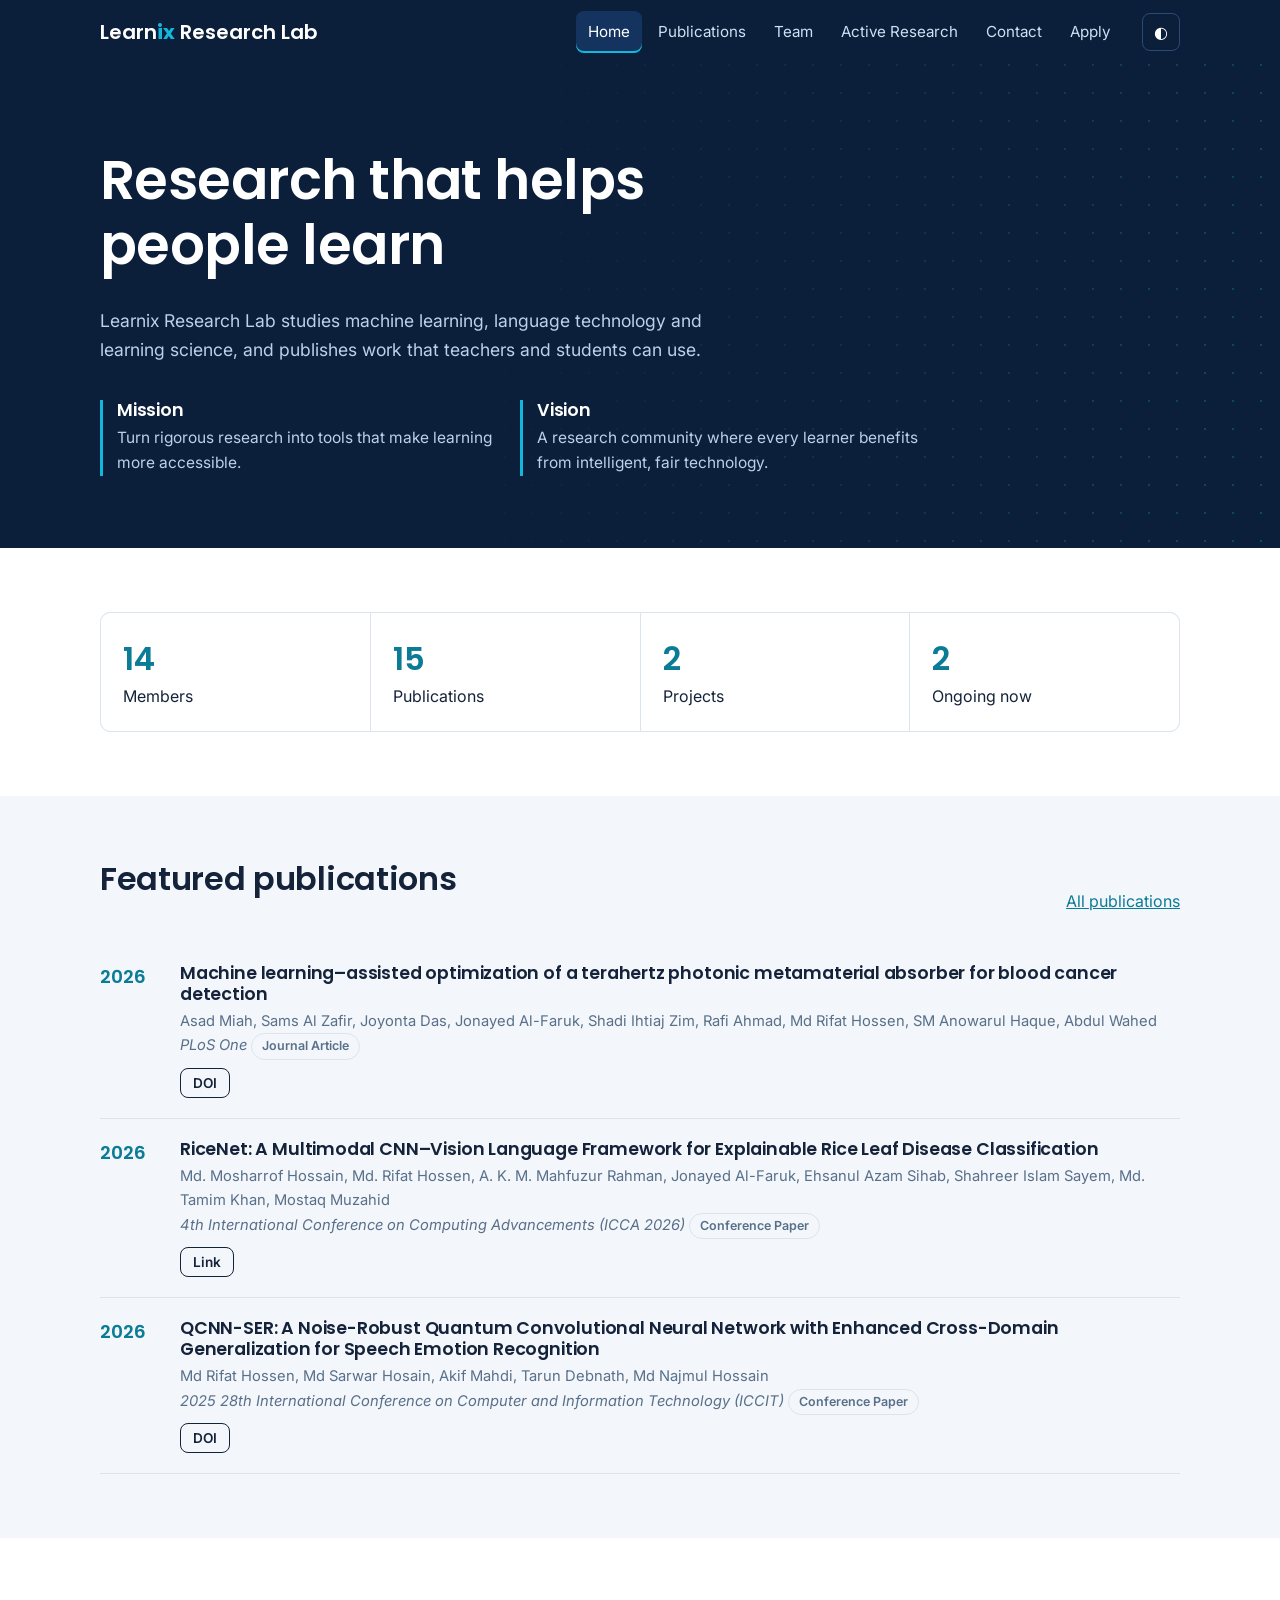
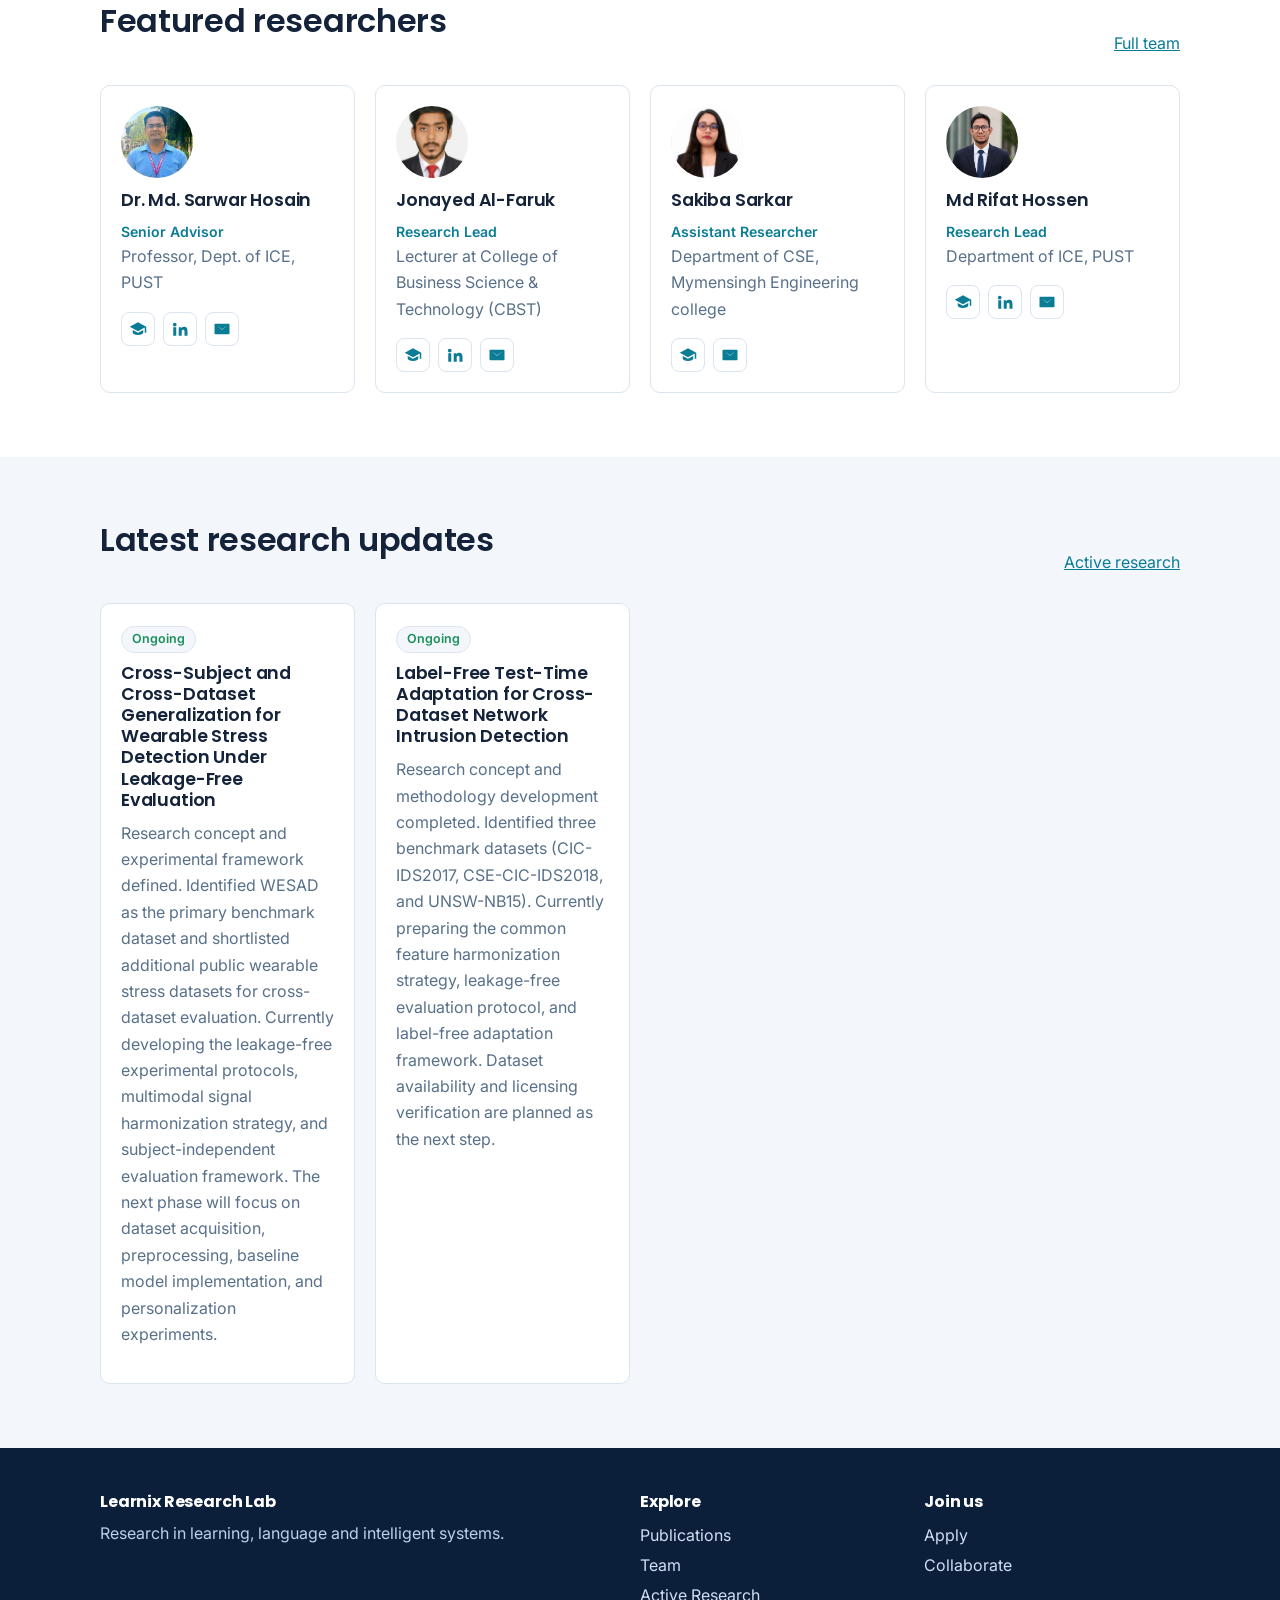
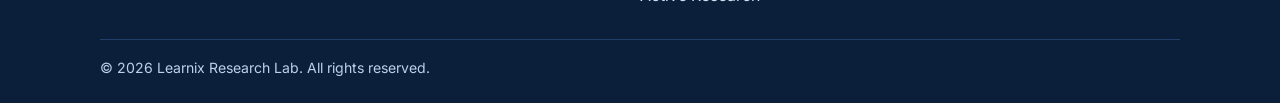
<file: index.html>
<!DOCTYPE html>
<html lang="en">
<head>
<meta charset="utf-8">
<meta name="viewport" content="width=device-width, initial-scale=1">
<meta name="google-site-verification" content="SWatwpHKVkUdKxf2ZZh3yhozKJIRmqzM6wqxa9nqxqk" />
<title>Home | Learnix Research Lab</title>
<meta name="description" content="Learnix Research Lab: research in learning, language and intelligent systems.">
<meta property="og:title" content="Home | Learnix Research Lab">
<meta property="og:description" content="Learnix Research Lab: research in learning, language and intelligent systems.">
<link rel="preconnect" href="https://fonts.googleapis.com"><link rel="preconnect" href="https://fonts.gstatic.com" crossorigin>
<link href="https://fonts.googleapis.com/css2?family=Inter:wght@400;500;600&family=Poppins:wght@500;600&display=swap" rel="stylesheet">
<link rel="stylesheet" href="assets/css/style.css">
</head>
<body>
<div id="site-header"></div>
<header class="hero"><div class="wrap">
<h1>Research that helps people learn</h1>
<p>Learnix Research Lab studies machine learning, language technology and learning science, and publishes work that teachers and students can use.</p>
<div class="vm"><div><h3>Mission</h3><p>Turn rigorous research into tools that make learning more accessible.</p></div><div><h3>Vision</h3><p>A research community where every learner benefits from intelligent, fair technology.</p></div></div>
</div></header>
<section class="block"><div class="wrap"><div class="stats" id="stats"></div></div></section>
<section class="block alt"><div class="wrap"><div class="head"><h2>Featured publications</h2><a href="publications.html">All publications</a></div><div id="pubs"></div></div></section>
<section class="block"><div class="wrap"><div class="head"><h2>Featured researchers</h2><a href="team.html">Full team</a></div><div class="grid" id="people"></div></div></section>
<section class="block alt"><div class="wrap"><div class="head"><h2>Latest research updates</h2><a href="research.html">Active research</a></div><div class="grid" id="updates"></div></div></section>
<div id="site-footer"></div>
<script type="module" src="js/common.js"></script>
<script type="module" src="js/home.js"></script>
</body>
</html>
</file>
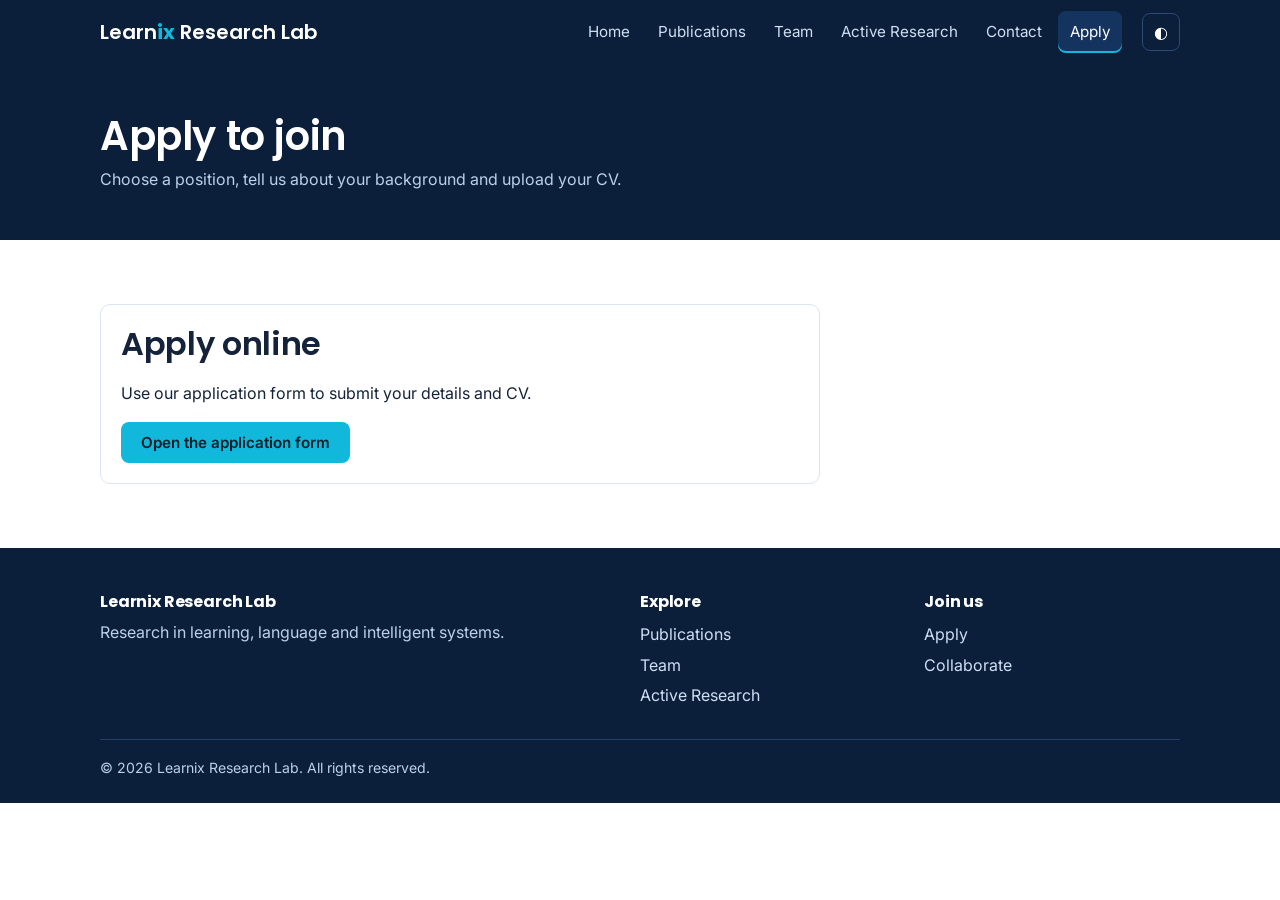
<file: application.html>
<!DOCTYPE html>
<html lang="en">
<head>
<meta charset="utf-8">
<meta name="viewport" content="width=device-width, initial-scale=1">
<title>Apply | Learnix Research Lab</title>
<meta name="description" content="Apply for research intern, assistant or trainee positions at Learnix Research Lab.">
<meta property="og:title" content="Apply | Learnix Research Lab">
<meta property="og:description" content="Apply for research intern, assistant or trainee positions at Learnix Research Lab.">
<link rel="preconnect" href="https://fonts.googleapis.com"><link rel="preconnect" href="https://fonts.gstatic.com" crossorigin>
<link href="https://fonts.googleapis.com/css2?family=Inter:wght@400;500;600&family=Poppins:wght@500;600&display=swap" rel="stylesheet">
<link rel="stylesheet" href="assets/css/style.css">
</head>
<body>
<div id="site-header"></div>
<header class="page-hero"><div class="wrap"><h1>Apply to join</h1><p>Choose a position, tell us about your background and upload your CV.</p></div></header>
<section class="block"><div class="wrap"><form class="form" id="apply">
<fieldset><legend>Position</legend><label>Applying for<select name="position" required><option>Research Intern</option><option>Research Assistant</option><option>Research Trainee</option></select></label></fieldset>
<fieldset><legend>Personal information</legend><div class="row"><label>Full name<input name="name" required maxlength="100"></label><label>Email<input name="email" type="email" required maxlength="120"></label><label>Phone<input name="phone" type="tel" maxlength="30"></label><label>City and country<input name="location" maxlength="100"></label></div></fieldset>
<fieldset><legend>Academic information</legend><div class="row"><label>Institution<input name="institution" required maxlength="150"></label><label>Department<input name="department" maxlength="100"></label><label>Current level<select name="level"><option>Undergraduate</option><option>Master’s</option><option>PhD</option><option>Graduate</option></select></label><label>CGPA<input name="cgpa" maxlength="10"></label></div><label>Research interests<input name="interests" maxlength="200"></label><label>Why do you want to join?<textarea name="statement" rows="5" required maxlength="3000"></textarea></label></fieldset>
<fieldset><legend>CV</legend><label>Upload your CV (PDF, up to 700 KB)<input name="cv" type="file" accept="application/pdf" required></label></fieldset>
<button class="btn" type="submit">Submit application</button><div id="out" role="status"></div></form></div></section>
<div id="site-footer"></div>
<script type="module" src="js/common.js"></script>
<script type="module" src="js/forms.js"></script>
</body>
</html>
</file>
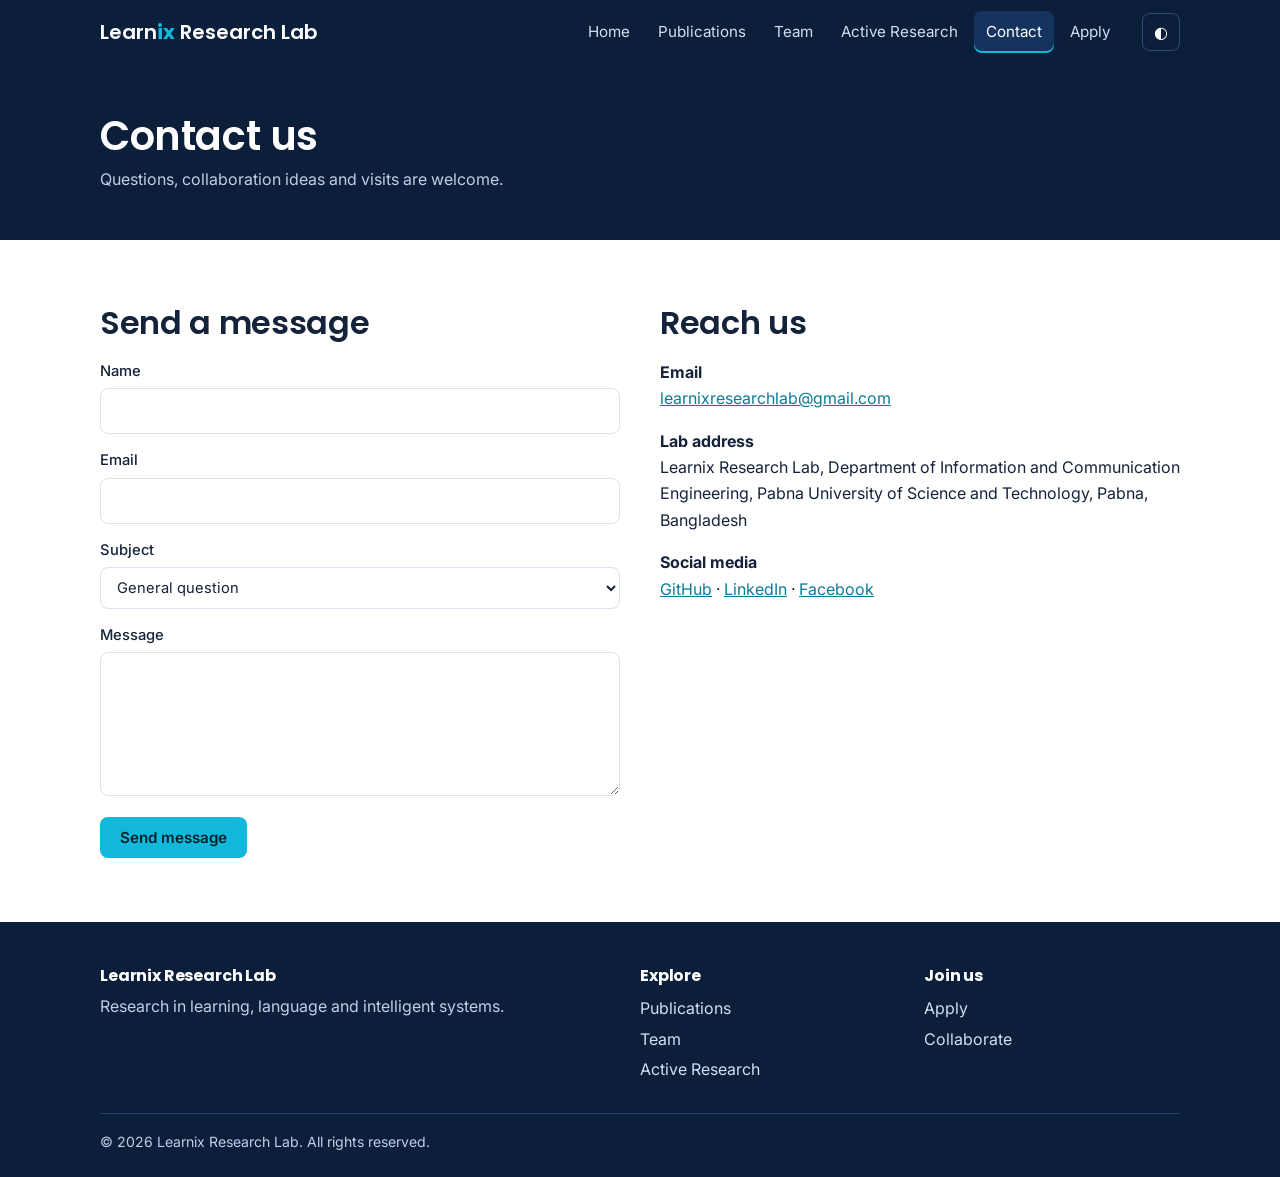
<file: contact.html>
<!DOCTYPE html>
<html lang="en">
<head>
<meta charset="utf-8">
<meta name="viewport" content="width=device-width, initial-scale=1">
<title>Contact Us | Learnix Research Lab</title>
<meta name="description" content="Contact Learnix Research Lab for questions and research collaboration.">
<meta property="og:title" content="Contact Us | Learnix Research Lab">
<meta property="og:description" content="Contact Learnix Research Lab for questions and research collaboration.">
<link rel="preconnect" href="https://fonts.googleapis.com"><link rel="preconnect" href="https://fonts.gstatic.com" crossorigin>
<link href="https://fonts.googleapis.com/css2?family=Inter:wght@400;500;600&family=Poppins:wght@500;600&display=swap" rel="stylesheet">
<link rel="stylesheet" href="assets/css/style.css">
</head>
<body>
<div id="site-header"></div>
<header class="page-hero"><div class="wrap"><h1>Contact us</h1><p>Questions, collaboration ideas and visits are welcome.</p></div></header>
<section class="block"><div class="wrap" style="display:grid;grid-template-columns:repeat(auto-fit,minmax(280px,1fr));gap:40px">
<div><h2>Send a message</h2><form class="form" id="contact"><label>Name<input name="name" required maxlength="100"></label><label>Email<input name="email" type="email" required maxlength="120"></label><label>Subject<select name="subject"><option>General question</option><option>Research collaboration</option><option>Media</option></select></label><label>Message<textarea name="message" rows="5" required maxlength="3000"></textarea></label><button class="btn" type="submit">Send message</button><div id="out" role="status"></div></form></div>
<div id="info"></div></div></section>
<div id="site-footer"></div>
<script type="module" src="js/common.js"></script>
<script type="module" src="js/forms.js"></script>
</body>
</html>
</file>
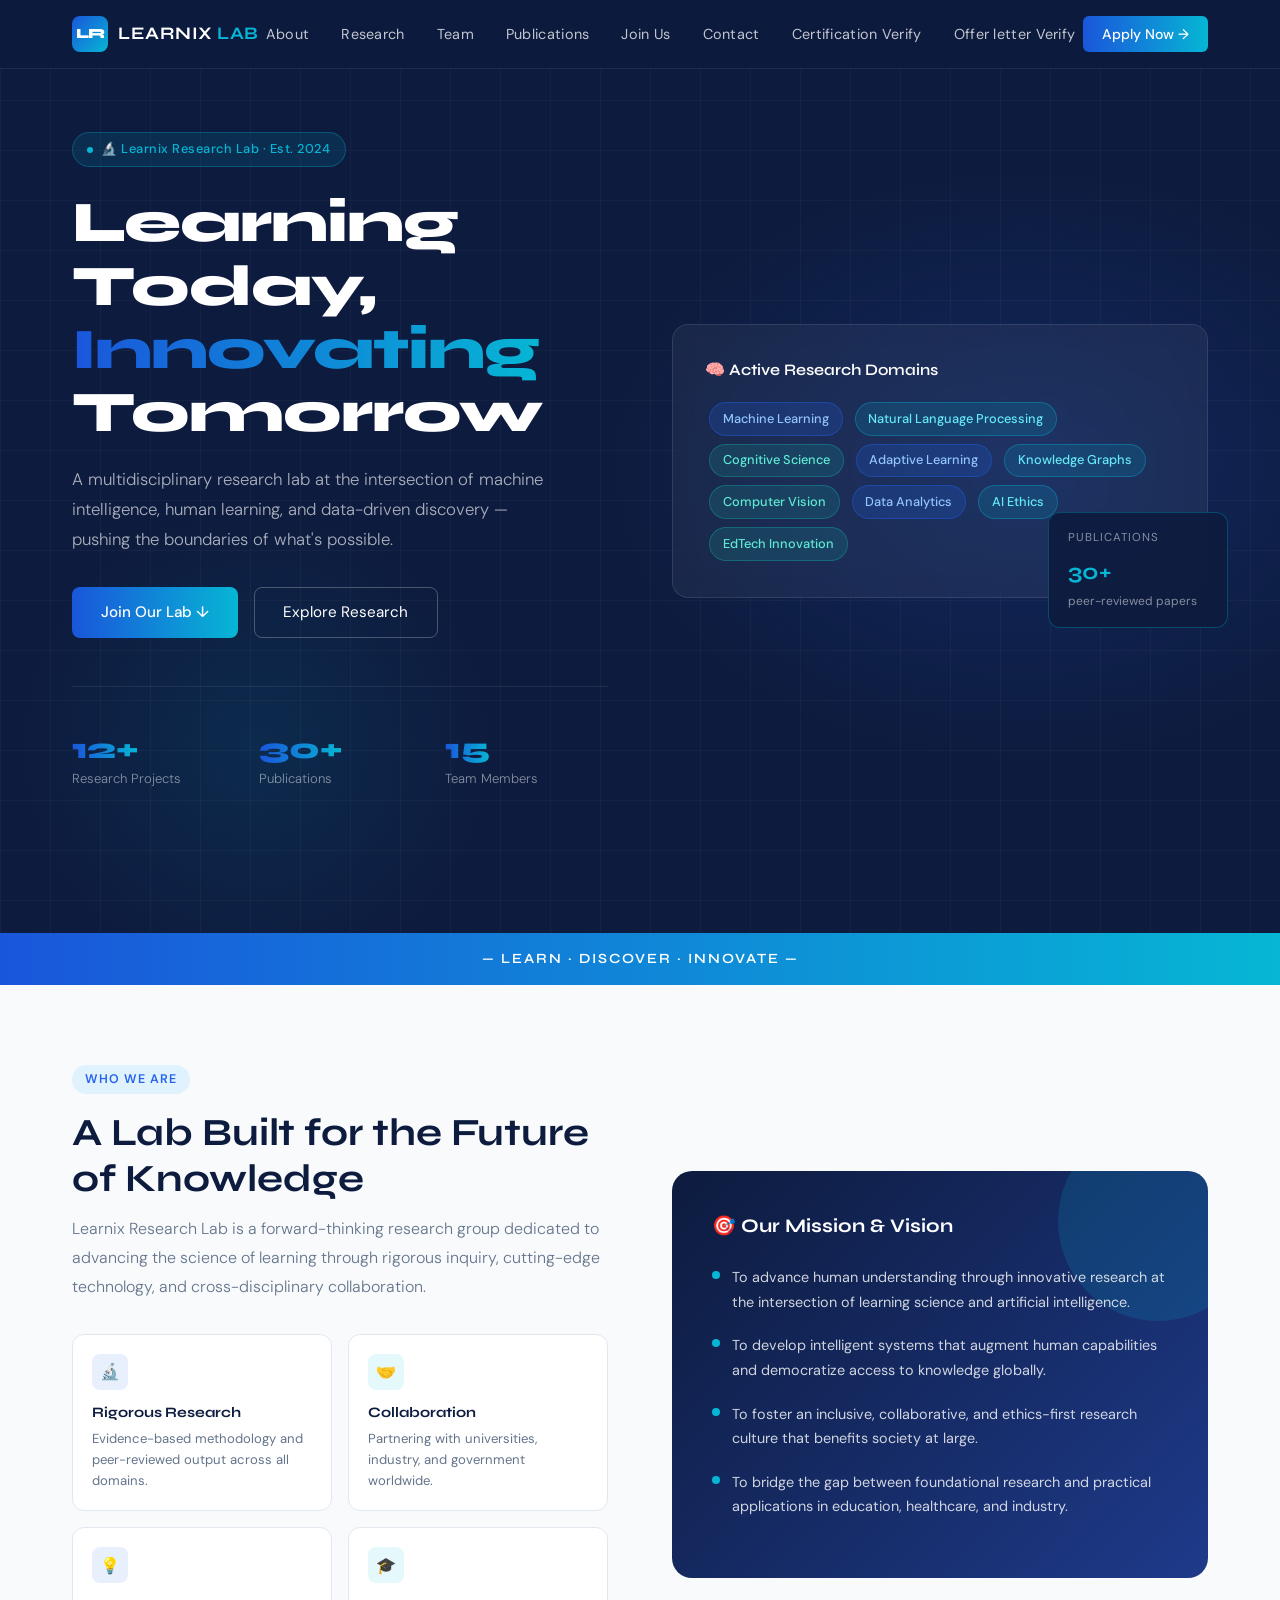
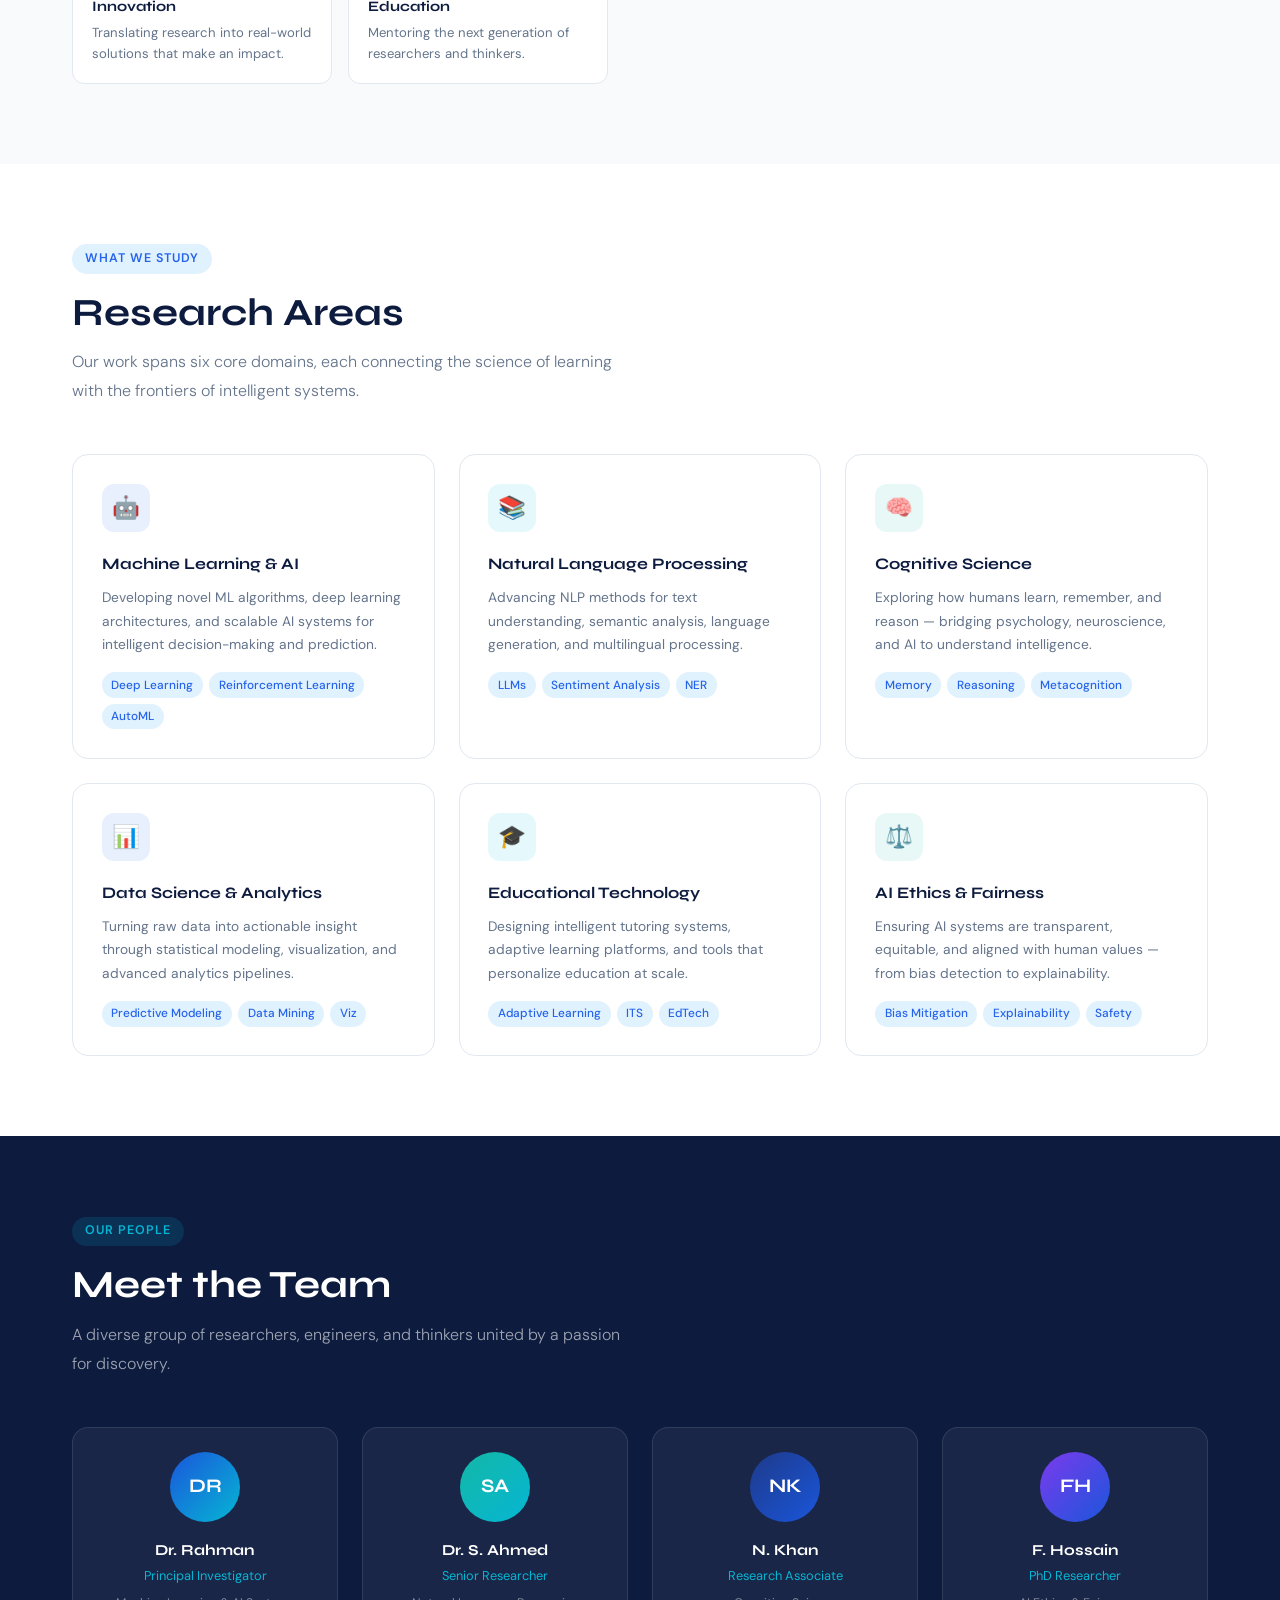
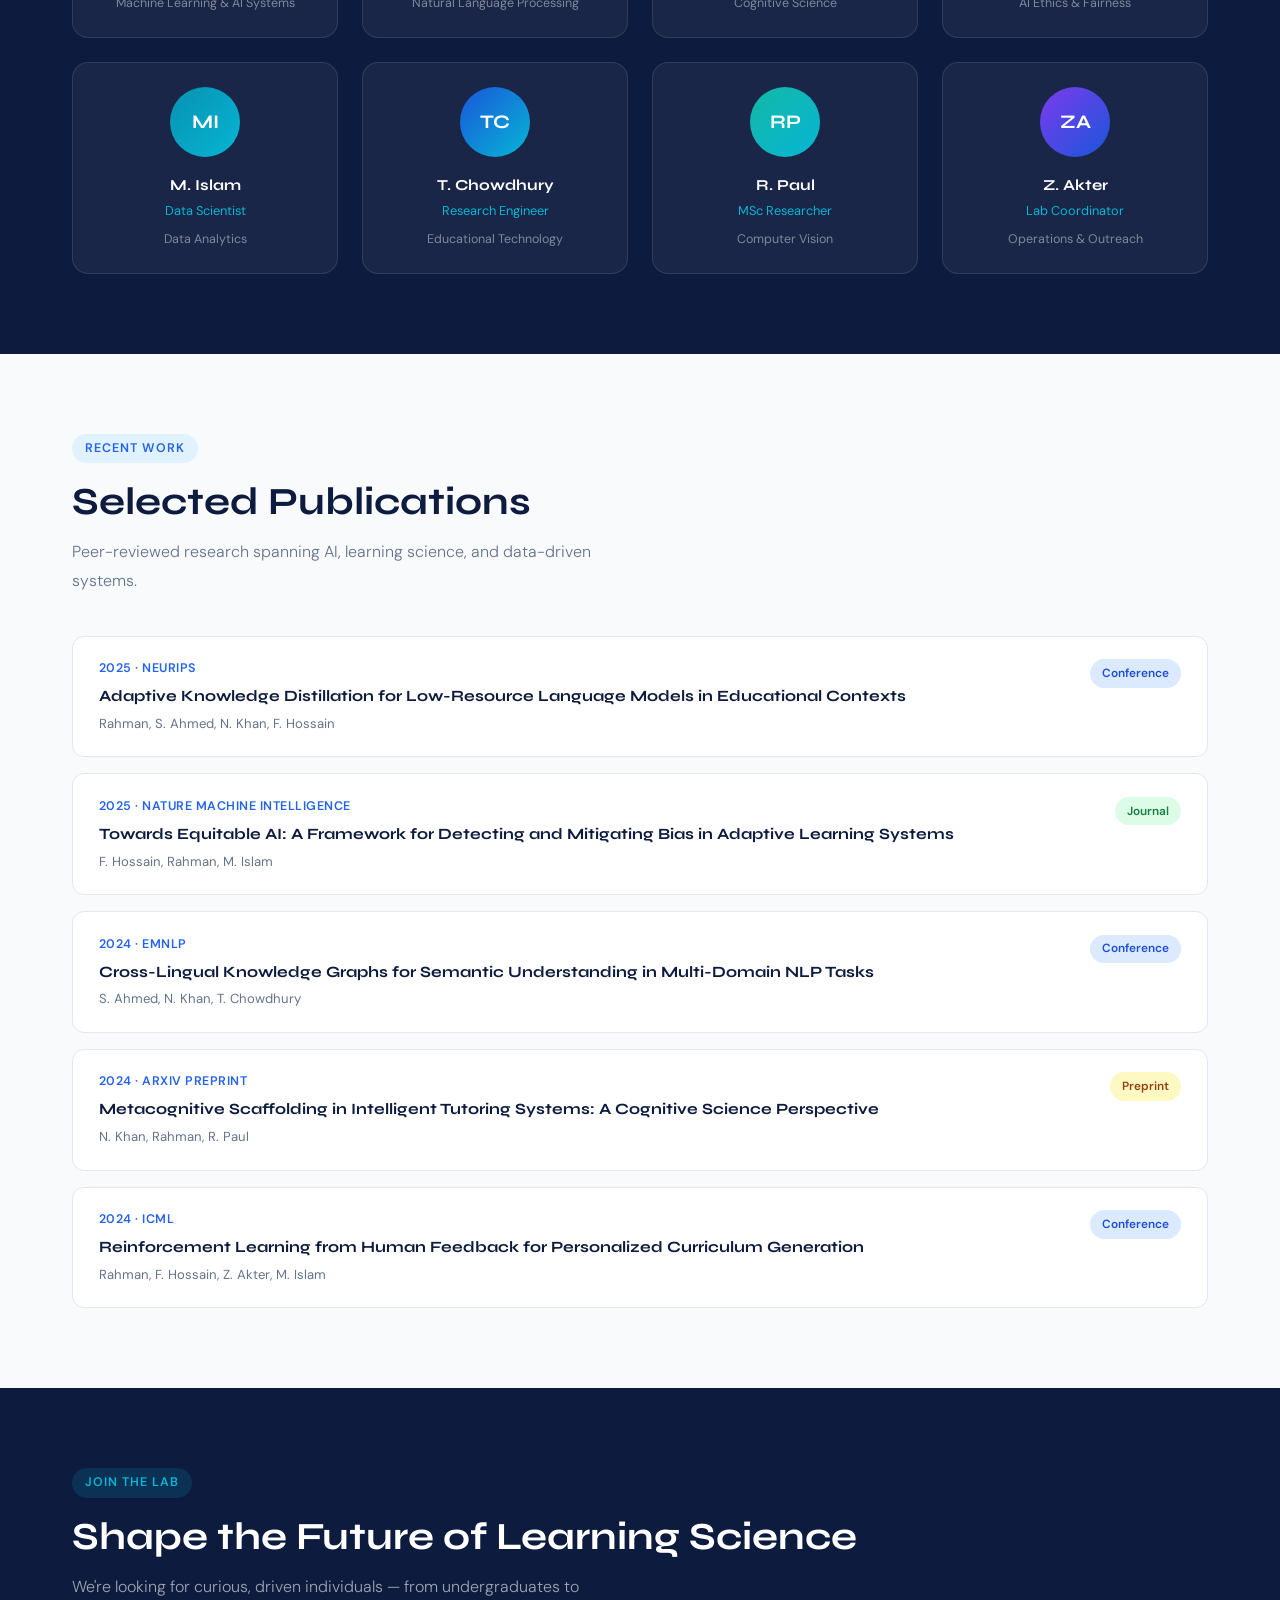
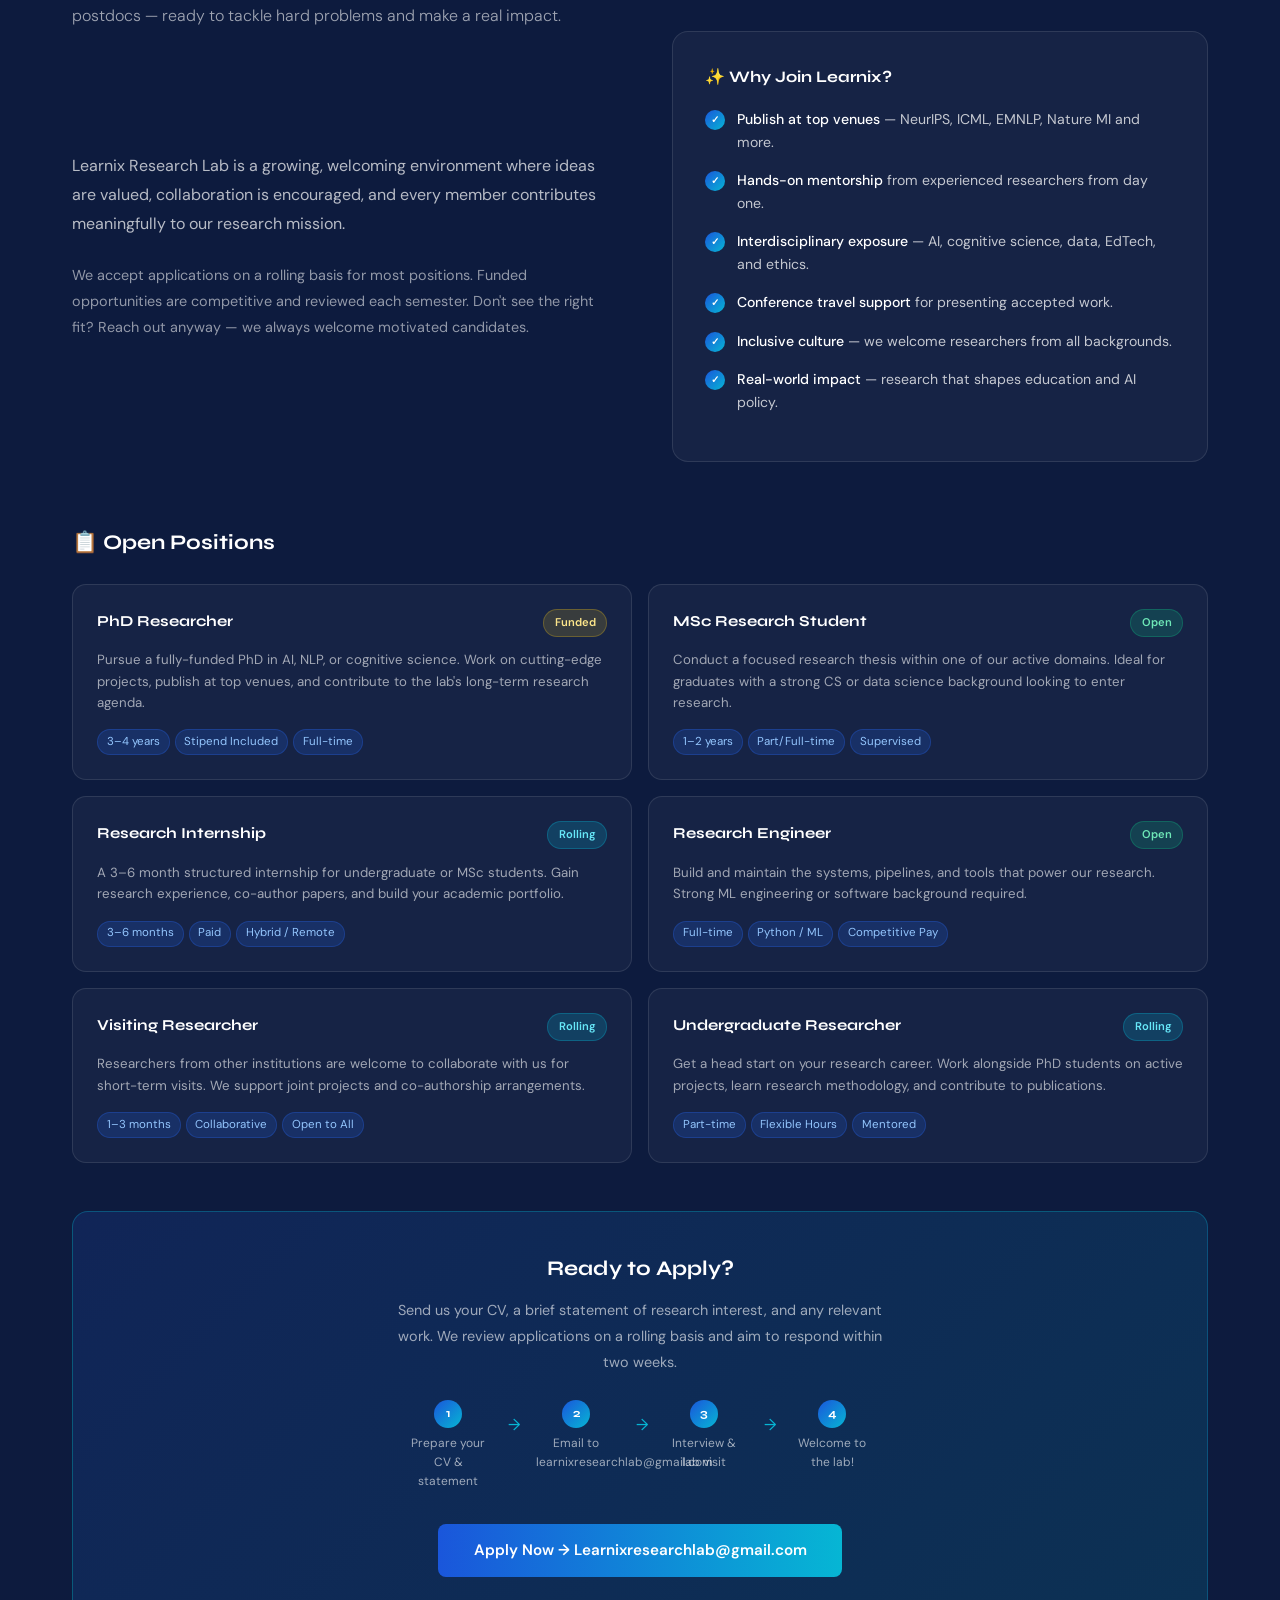
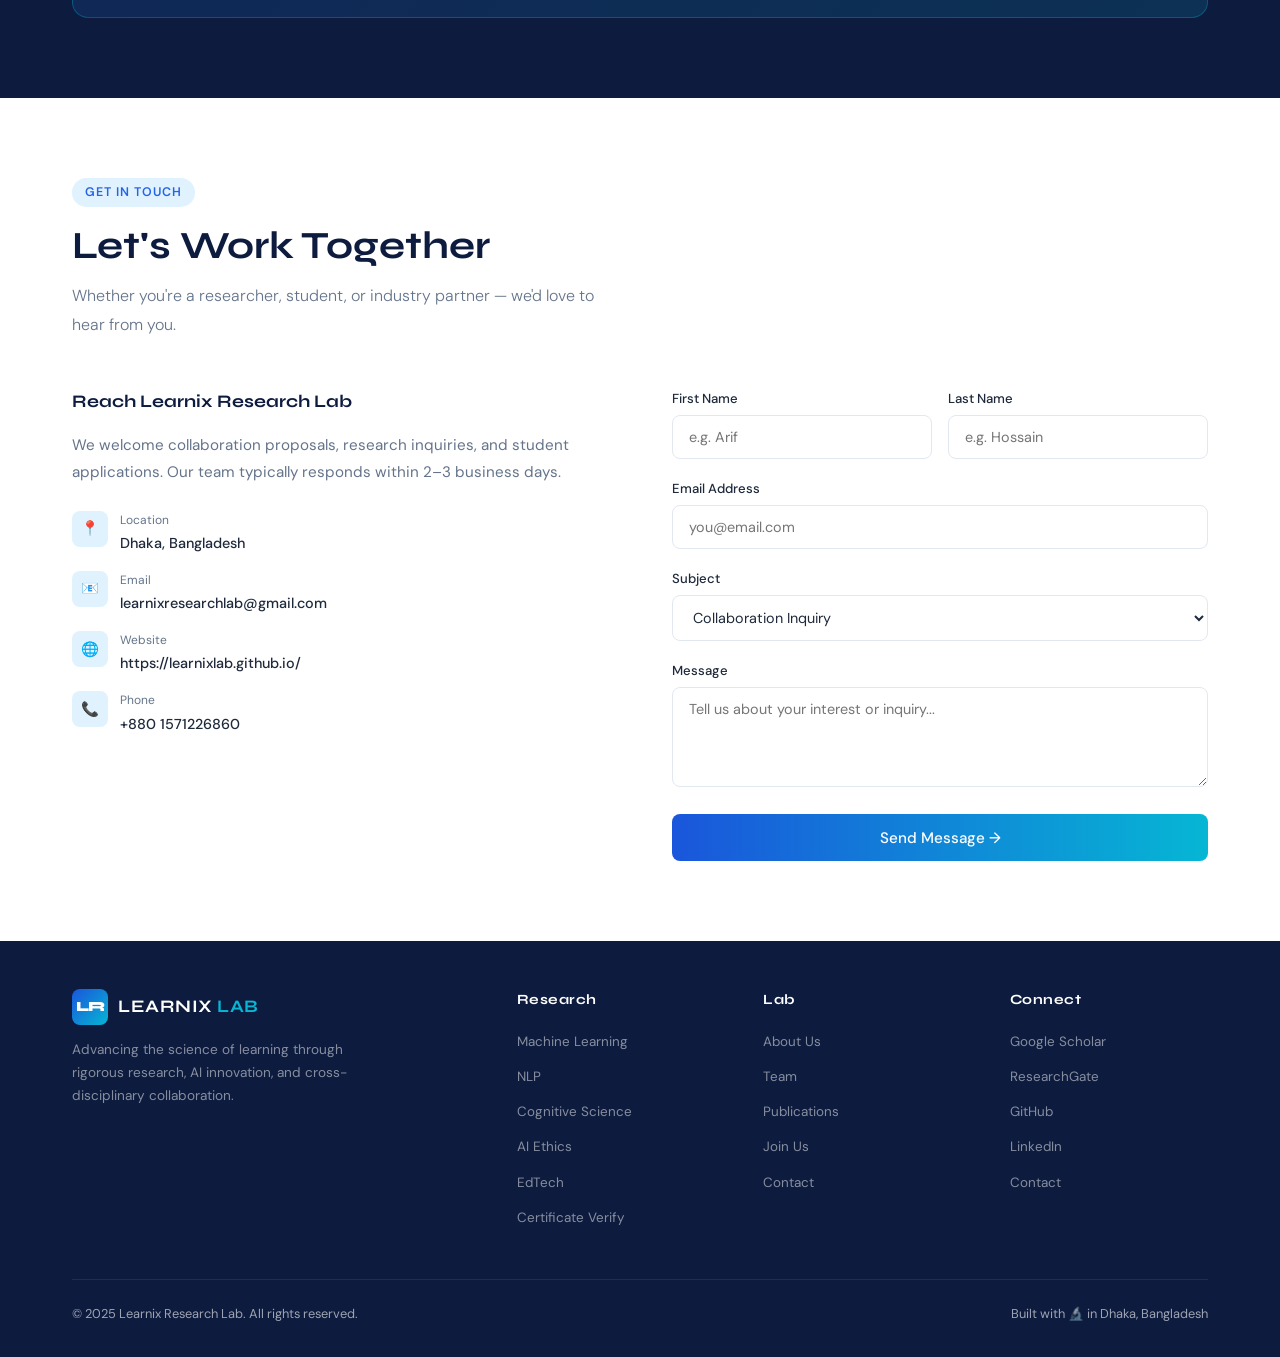
<file: index1.html>
<!DOCTYPE html>
<html lang="en">
<head>
<meta charset="UTF-8">
<meta name="viewport" content="width=device-width, initial-scale=1.0">
<title>Learnix Research Lab</title>
<link rel="icon" type="Certification\logo.png" sizes="32x32" href="logo.png">
<link rel="icon" type="Certification\logo.png" sizes="16x16" href="logo.png">
<link href="https://fonts.googleapis.com/css2?family=Syne:wght@400;500;600;700;800&family=DM+Sans:ital,opsz,wght@0,9..40,300;0,9..40,400;0,9..40,500;1,9..40,300&display=swap" rel="stylesheet">
<style>
  *,*::before,*::after{box-sizing:border-box;margin:0;padding:0}
  :root{
    --navy:#0d1b3e;
    --blue:#1a56db;
    --mid:#2563eb;
    --cyan:#06b6d4;
    --teal:#14b8a6;
    --light-blue:#e0f2fe;
    --white:#ffffff;
    --off:#f8fafc;
    --text:#1e293b;
    --muted:#64748b;
    --border:#e2e8f0;
  }
  html{scroll-behavior:smooth}
  body{font-family:'DM Sans',sans-serif;color:var(--text);background:var(--white);line-height:1.6;overflow-x:hidden}

  /* NAV */
  nav{position:fixed;top:0;left:0;right:0;z-index:100;background:rgba(13,27,62,0.97);backdrop-filter:blur(12px);border-bottom:1px solid rgba(255,255,255,0.08)}
  .nav-inner{max-width:1200px;margin:0 auto;padding:0 2rem;display:flex;align-items:center;justify-content:space-between;height:68px}
  .nav-logo{display:flex;align-items:center;gap:10px;text-decoration:none}
  .nav-logo-mark{width:36px;height:36px;background:linear-gradient(135deg,var(--blue),var(--cyan));border-radius:8px;display:flex;align-items:center;justify-content:center;font-family:'Syne',sans-serif;font-weight:800;color:#fff;font-size:14px;letter-spacing:-1px}
  .nav-logo-text{font-family:'Syne',sans-serif;font-weight:700;color:#fff;font-size:1.1rem;letter-spacing:0.5px}
  .nav-logo-text span{color:var(--cyan)}
  .nav-links{display:flex;gap:2rem;list-style:none}
  .nav-links a{color:rgba(255,255,255,0.75);text-decoration:none;font-size:0.9rem;font-weight:400;letter-spacing:0.3px;transition:color 0.2s}
  .nav-links a:hover{color:var(--cyan)}
  .nav-cta{background:linear-gradient(90deg,var(--blue),var(--cyan));color:#fff;padding:0.45rem 1.2rem;border-radius:6px;text-decoration:none;font-size:0.88rem;font-weight:500;transition:opacity 0.2s}
  .nav-cta:hover{opacity:0.88}

  /* HERO */
  .hero{min-height:100vh;background:var(--navy);position:relative;display:flex;align-items:center;overflow:hidden;padding-top:68px}
  .hero-bg{position:absolute;inset:0;background:
    radial-gradient(ellipse 700px 500px at 80% 50%, rgba(37,99,235,0.18) 0%, transparent 60%),
    radial-gradient(ellipse 400px 400px at 20% 80%, rgba(6,182,212,0.1) 0%, transparent 60%)}
  .hero-grid{position:absolute;inset:0;background-image:linear-gradient(rgba(255,255,255,0.03) 1px,transparent 1px),linear-gradient(90deg,rgba(255,255,255,0.03) 1px,transparent 1px);background-size:50px 50px}
  .hero-inner{max-width:1200px;margin:0 auto;padding:4rem 2rem;position:relative;display:grid;grid-template-columns:1fr 1fr;gap:4rem;align-items:center}
  .hero-tag{display:inline-flex;align-items:center;gap:8px;background:rgba(6,182,212,0.12);border:1px solid rgba(6,182,212,0.3);color:var(--cyan);padding:0.4rem 0.9rem;border-radius:100px;font-size:0.8rem;font-weight:500;letter-spacing:0.5px;margin-bottom:1.5rem}
  .hero-tag::before{content:'';width:6px;height:6px;background:var(--cyan);border-radius:50%;animation:pulse 2s infinite}
  @keyframes pulse{0%,100%{opacity:1}50%{opacity:0.4}}
  .hero h1{font-family:'Syne',sans-serif;font-size:clamp(2.4rem,5vw,3.6rem);font-weight:800;color:#fff;line-height:1.1;margin-bottom:1.2rem;letter-spacing:-1px}
  .hero h1 .accent{background:linear-gradient(90deg,var(--blue),var(--cyan));-webkit-background-clip:text;-webkit-text-fill-color:transparent;background-clip:text}
  .hero-sub{font-size:1.05rem;color:rgba(255,255,255,0.65);font-weight:300;margin-bottom:2rem;max-width:480px;line-height:1.8}
  .hero-actions{display:flex;gap:1rem;flex-wrap:wrap}
  .btn-primary{background:linear-gradient(90deg,var(--blue),var(--cyan));color:#fff;padding:0.8rem 1.8rem;border-radius:8px;text-decoration:none;font-weight:500;font-size:0.95rem;transition:transform 0.2s,opacity 0.2s;display:inline-flex;align-items:center;gap:8px}
  .btn-primary:hover{transform:translateY(-2px);opacity:0.92}
  .btn-outline{border:1px solid rgba(255,255,255,0.25);color:#fff;padding:0.8rem 1.8rem;border-radius:8px;text-decoration:none;font-weight:400;font-size:0.95rem;transition:border-color 0.2s,background 0.2s}
  .btn-outline:hover{border-color:var(--cyan);background:rgba(6,182,212,0.08)}
  .hero-stats{display:grid;grid-template-columns:repeat(3,1fr);gap:1.5rem;margin-top:3rem;padding-top:3rem;border-top:1px solid rgba(255,255,255,0.08)}
  .stat-val{font-family:'Syne',sans-serif;font-size:1.8rem;font-weight:800;color:#fff;line-height:1}
  .stat-val span{background:linear-gradient(90deg,var(--blue),var(--cyan));-webkit-background-clip:text;-webkit-text-fill-color:transparent;background-clip:text}
  .stat-label{font-size:0.82rem;color:rgba(255,255,255,0.5);margin-top:4px;font-weight:300}

  /* HERO VISUAL */
  .hero-visual{position:relative}
  .hero-card-main{background:rgba(255,255,255,0.05);border:1px solid rgba(255,255,255,0.1);border-radius:16px;padding:2rem;backdrop-filter:blur(10px)}
  .hero-card-main h3{font-family:'Syne',sans-serif;color:#fff;font-size:1rem;margin-bottom:1rem;font-weight:600}
  .research-pill{display:inline-flex;align-items:center;gap:6px;padding:0.35rem 0.8rem;border-radius:100px;font-size:0.8rem;font-weight:500;margin:4px;border:1px solid}
  .pill-blue{background:rgba(37,99,235,0.2);border-color:rgba(37,99,235,0.4);color:#93c5fd}
  .pill-cyan{background:rgba(6,182,212,0.15);border-color:rgba(6,182,212,0.35);color:#67e8f9}
  .pill-teal{background:rgba(20,184,166,0.15);border-color:rgba(20,184,166,0.35);color:#5eead4}
  .hero-card-float{position:absolute;right:-20px;bottom:-30px;background:rgba(13,27,62,0.9);border:1px solid rgba(6,182,212,0.3);border-radius:12px;padding:1rem 1.2rem;backdrop-filter:blur(10px);min-width:180px}
  .float-label{font-size:0.72rem;color:rgba(255,255,255,0.5);text-transform:uppercase;letter-spacing:1px;margin-bottom:6px}
  .float-value{font-family:'Syne',sans-serif;font-size:1.4rem;font-weight:700;color:var(--cyan)}
  .float-sub{font-size:0.75rem;color:rgba(255,255,255,0.5);margin-top:2px}

  /* SECTIONS */
  section{padding:5rem 0}
  .container{max-width:1200px;margin:0 auto;padding:0 2rem}
  .section-tag{display:inline-block;background:var(--light-blue);color:var(--mid);font-size:0.78rem;font-weight:600;padding:0.3rem 0.8rem;border-radius:100px;text-transform:uppercase;letter-spacing:1px;margin-bottom:1rem}
  .section-title{font-family:'Syne',sans-serif;font-size:clamp(1.8rem,3.5vw,2.4rem);font-weight:700;color:var(--navy);line-height:1.2;margin-bottom:0.8rem}
  .section-sub{color:var(--muted);font-size:1rem;font-weight:300;max-width:550px;line-height:1.8}

  /* ABOUT */
  .about{background:var(--off)}
  .about-grid{display:grid;grid-template-columns:1fr 1fr;gap:4rem;align-items:center}
  .about-left{}
  .about-pillars{display:grid;grid-template-columns:1fr 1fr;gap:1rem;margin-top:2rem}
  .pillar{background:#fff;border:1px solid var(--border);border-radius:12px;padding:1.2rem;transition:border-color 0.2s,transform 0.2s}
  .pillar:hover{border-color:var(--mid);transform:translateY(-3px)}
  .pillar-icon{width:36px;height:36px;border-radius:8px;display:flex;align-items:center;justify-content:center;margin-bottom:0.7rem;font-size:1rem}
  .pillar-icon.blue{background:rgba(37,99,235,0.1)}
  .pillar-icon.cyan{background:rgba(6,182,212,0.1)}
  .pillar h4{font-family:'Syne',sans-serif;font-size:0.9rem;font-weight:700;color:var(--navy);margin-bottom:4px}
  .pillar p{font-size:0.82rem;color:var(--muted);line-height:1.6}
  .about-visual{background:linear-gradient(135deg,var(--navy),#1e3a8a);border-radius:20px;padding:2.5rem;color:#fff;position:relative;overflow:hidden}
  .about-visual::before{content:'';position:absolute;top:-50px;right:-50px;width:200px;height:200px;border-radius:50%;background:rgba(6,182,212,0.15)}
  .about-visual h3{font-family:'Syne',sans-serif;font-size:1.2rem;font-weight:700;margin-bottom:1.5rem;position:relative}
  .mission-item{display:flex;gap:12px;margin-bottom:1.2rem;position:relative}
  .mission-dot{width:8px;height:8px;border-radius:50%;background:var(--cyan);flex-shrink:0;margin-top:6px}
  .mission-text{font-size:0.9rem;color:rgba(255,255,255,0.8);line-height:1.7}

  /* RESEARCH */
  .research-areas{}
  .research-grid{display:grid;grid-template-columns:repeat(3,1fr);gap:1.5rem;margin-top:3rem}
  .research-card{background:#fff;border:1px solid var(--border);border-radius:16px;padding:1.8rem;transition:all 0.25s;position:relative;overflow:hidden;cursor:default}
  .research-card::before{content:'';position:absolute;top:0;left:0;right:0;height:3px;background:linear-gradient(90deg,var(--blue),var(--cyan));transform:scaleX(0);transition:transform 0.3s;transform-origin:left}
  .research-card:hover{border-color:rgba(37,99,235,0.3);transform:translateY(-4px);box-shadow:0 12px 40px rgba(13,27,62,0.1)}
  .research-card:hover::before{transform:scaleX(1)}
  .research-icon{width:48px;height:48px;border-radius:12px;display:flex;align-items:center;justify-content:center;font-size:1.4rem;margin-bottom:1.2rem}
  .research-card h3{font-family:'Syne',sans-serif;font-size:1rem;font-weight:700;color:var(--navy);margin-bottom:0.6rem}
  .research-card p{font-size:0.86rem;color:var(--muted);line-height:1.7}
  .research-tags{display:flex;flex-wrap:wrap;gap:6px;margin-top:1rem}
  .rtag{font-size:0.74rem;padding:0.2rem 0.6rem;border-radius:100px;background:var(--light-blue);color:var(--mid);font-weight:500}

  /* TEAM */
  .team{background:var(--navy);color:#fff}
  .team .section-title{color:#fff}
  .team .section-sub{color:rgba(255,255,255,0.6)}
  .team .section-tag{background:rgba(6,182,212,0.15);color:var(--cyan)}
  .team-grid{display:grid;grid-template-columns:repeat(4,1fr);gap:1.5rem;margin-top:3rem}
  .team-card{background:rgba(255,255,255,0.05);border:1px solid rgba(255,255,255,0.1);border-radius:16px;padding:1.5rem;text-align:center;transition:border-color 0.2s,background 0.2s}
  .team-card:hover{border-color:rgba(6,182,212,0.4);background:rgba(255,255,255,0.07)}
  .team-avatar{width:70px;height:70px;border-radius:50%;margin:0 auto 1rem;display:flex;align-items:center;justify-content:center;font-family:'Syne',sans-serif;font-size:1.2rem;font-weight:700;color:#fff}
  .avatar-blue{background:linear-gradient(135deg,var(--blue),var(--cyan))}
  .avatar-teal{background:linear-gradient(135deg,var(--teal),var(--cyan))}
  .avatar-navy{background:linear-gradient(135deg,#1e3a8a,var(--blue))}
  .avatar-grad{background:linear-gradient(135deg,#7c3aed,var(--blue))}
  .team-card h4{font-family:'Syne',sans-serif;font-size:0.95rem;font-weight:700;color:#fff;margin-bottom:4px}
  .team-card .role{font-size:0.8rem;color:var(--cyan);font-weight:400;margin-bottom:8px}
  .team-card .dept{font-size:0.78rem;color:rgba(255,255,255,0.45);line-height:1.5}

  /* PUBLICATIONS */
  .publications{background:var(--off)}
  .pub-list{display:flex;flex-direction:column;gap:1rem;margin-top:2.5rem}
  .pub-item{background:#fff;border:1px solid var(--border);border-radius:12px;padding:1.4rem 1.6rem;display:grid;grid-template-columns:1fr auto;gap:1rem;align-items:start;transition:border-color 0.2s}
  .pub-item:hover{border-color:var(--mid)}
  .pub-year{font-size:0.78rem;font-weight:600;color:var(--mid);text-transform:uppercase;letter-spacing:0.5px;margin-bottom:6px}
  .pub-title{font-family:'Syne',sans-serif;font-size:0.98rem;font-weight:700;color:var(--navy);margin-bottom:6px;line-height:1.4}
  .pub-authors{font-size:0.82rem;color:var(--muted)}
  .pub-badge{font-size:0.74rem;padding:0.3rem 0.75rem;border-radius:100px;font-weight:600;white-space:nowrap;align-self:start}
  .badge-journal{background:#dcfce7;color:#15803d}
  .badge-conf{background:#dbeafe;color:#1d4ed8}
  .badge-preprint{background:#fef9c3;color:#92400e}

  /* JOIN US */
  .join{background:var(--navy);padding:5rem 0}
  .join .section-title{color:#fff}
  .join .section-sub{color:rgba(255,255,255,0.6)}
  .join .section-tag{background:rgba(6,182,212,0.15);color:var(--cyan)}
  .join-intro{display:grid;grid-template-columns:1fr 1fr;gap:4rem;align-items:center;margin-bottom:4rem}
  .join-why{background:rgba(255,255,255,0.04);border:1px solid rgba(255,255,255,0.1);border-radius:16px;padding:2rem}
  .join-why h3{font-family:'Syne',sans-serif;color:#fff;font-size:1rem;font-weight:700;margin-bottom:1.2rem}
  .why-item{display:flex;gap:12px;align-items:flex-start;margin-bottom:1rem}
  .why-check{width:20px;height:20px;border-radius:50%;background:linear-gradient(135deg,var(--blue),var(--cyan));display:flex;align-items:center;justify-content:center;flex-shrink:0;margin-top:2px;font-size:0.65rem;color:#fff;font-weight:700}
  .why-text{font-size:0.88rem;color:rgba(255,255,255,0.75);line-height:1.6}
  .why-text strong{color:#fff;font-weight:500}
  .positions-title{font-family:'Syne',sans-serif;color:#fff;font-size:1.3rem;font-weight:700;margin-bottom:1.5rem}
  .positions-grid{display:grid;grid-template-columns:1fr 1fr;gap:1rem;margin-bottom:3rem}
  .position-card{background:rgba(255,255,255,0.04);border:1px solid rgba(255,255,255,0.1);border-radius:14px;padding:1.5rem;transition:all 0.25s;cursor:default}
  .position-card:hover{border-color:rgba(6,182,212,0.5);background:rgba(6,182,212,0.06);transform:translateY(-3px)}
  .pos-header{display:flex;justify-content:space-between;align-items:flex-start;margin-bottom:0.8rem}
  .pos-title{font-family:'Syne',sans-serif;font-size:0.95rem;font-weight:700;color:#fff}
  .pos-badge{font-size:0.7rem;padding:0.25rem 0.65rem;border-radius:100px;font-weight:600;flex-shrink:0}
  .badge-open{background:rgba(16,185,129,0.2);color:#6ee7b7;border:1px solid rgba(16,185,129,0.3)}
  .badge-rolling{background:rgba(6,182,212,0.2);color:#67e8f9;border:1px solid rgba(6,182,212,0.3)}
  .badge-funded{background:rgba(250,204,21,0.15);color:#fde68a;border:1px solid rgba(250,204,21,0.25)}
  .pos-desc{font-size:0.83rem;color:rgba(255,255,255,0.6);line-height:1.6;margin-bottom:1rem}
  .pos-tags{display:flex;flex-wrap:wrap;gap:5px}
  .pos-tag{font-size:0.72rem;padding:0.18rem 0.55rem;border-radius:100px;background:rgba(37,99,235,0.2);color:#93c5fd;border:1px solid rgba(37,99,235,0.3)}
  .apply-cta{background:linear-gradient(135deg,rgba(37,99,235,0.15),rgba(6,182,212,0.15));border:1px solid rgba(6,182,212,0.3);border-radius:16px;padding:2.5rem;text-align:center;margin-top:1rem}
  .apply-cta h3{font-family:'Syne',sans-serif;color:#fff;font-size:1.3rem;font-weight:700;margin-bottom:0.8rem}
  .apply-cta p{color:rgba(255,255,255,0.6);font-size:0.9rem;margin-bottom:1.5rem;max-width:500px;margin-left:auto;margin-right:auto;line-height:1.8}
  .apply-steps{display:flex;justify-content:center;gap:0;margin-bottom:2rem;flex-wrap:wrap}
  .apply-step{display:flex;flex-direction:column;align-items:center;gap:6px;padding:0 1.5rem;position:relative}
  .apply-step:not(:last-child)::after{content:'→';position:absolute;right:-0.5rem;top:12px;color:var(--cyan);font-size:1rem}
  .step-num{width:28px;height:28px;border-radius:50%;background:linear-gradient(135deg,var(--blue),var(--cyan));display:flex;align-items:center;justify-content:center;font-family:'Syne',sans-serif;font-size:0.75rem;font-weight:700;color:#fff}
  .step-label{font-size:0.75rem;color:rgba(255,255,255,0.6);text-align:center;max-width:80px}
  .apply-btn{display:inline-flex;align-items:center;gap:8px;background:linear-gradient(90deg,var(--blue),var(--cyan));color:#fff;padding:0.9rem 2.2rem;border-radius:8px;text-decoration:none;font-weight:600;font-size:0.95rem;transition:transform 0.2s,opacity 0.2s}
  .apply-btn:hover{transform:translateY(-2px);opacity:0.9}

  /* CONTACT */
  .contact{background:var(--white)}
  .contact-grid{display:grid;grid-template-columns:1fr 1fr;gap:4rem;margin-top:3rem}
  .contact-info h3{font-family:'Syne',sans-serif;font-size:1.1rem;font-weight:700;color:var(--navy);margin-bottom:1rem}
  .contact-info p{color:var(--muted);font-size:0.95rem;line-height:1.8;margin-bottom:1.5rem}
  .contact-detail{display:flex;gap:12px;align-items:flex-start;margin-bottom:1rem}
  .cd-icon{width:36px;height:36px;background:var(--light-blue);border-radius:8px;display:flex;align-items:center;justify-content:center;flex-shrink:0;font-size:0.9rem}
  .cd-text .label{font-size:0.75rem;color:var(--muted);margin-bottom:2px}
  .cd-text .value{font-size:0.9rem;color:var(--text);font-weight:500}
  .contact-form{}
  .form-group{margin-bottom:1.2rem}
  .form-group label{display:block;font-size:0.82rem;font-weight:500;color:var(--text);margin-bottom:6px}
  .form-group input,.form-group textarea,.form-group select{width:100%;padding:0.75rem 1rem;border:1px solid var(--border);border-radius:8px;font-family:'DM Sans',sans-serif;font-size:0.9rem;color:var(--text);background:#fff;transition:border-color 0.2s,box-shadow 0.2s;outline:none}
  .form-group input:focus,.form-group textarea:focus,.form-group select:focus{border-color:var(--mid);box-shadow:0 0 0 3px rgba(37,99,235,0.1)}
  .form-group textarea{resize:vertical;min-height:100px}
  .form-row{display:grid;grid-template-columns:1fr 1fr;gap:1rem}
  .submit-btn{background:linear-gradient(90deg,var(--blue),var(--cyan));color:#fff;padding:0.85rem 2rem;border-radius:8px;border:none;font-family:'DM Sans',sans-serif;font-size:0.95rem;font-weight:500;cursor:pointer;width:100%;transition:opacity 0.2s,transform 0.2s}
  .submit-btn:hover{opacity:0.9;transform:translateY(-1px)}

  /* FOOTER */
  footer{background:var(--navy);color:rgba(255,255,255,0.6);padding:3rem 0 2rem}
  .footer-inner{max-width:1200px;margin:0 auto;padding:0 2rem}
  .footer-top{display:grid;grid-template-columns:2fr 1fr 1fr 1fr;gap:3rem;padding-bottom:2.5rem;border-bottom:1px solid rgba(255,255,255,0.08)}
  .footer-brand p{font-size:0.85rem;line-height:1.7;margin-top:0.8rem;color:rgba(255,255,255,0.5);max-width:280px}
  .footer-col h5{font-family:'Syne',sans-serif;color:#fff;font-size:0.88rem;font-weight:700;margin-bottom:1rem;letter-spacing:0.5px}
  .footer-col ul{list-style:none}
  .footer-col ul li{margin-bottom:0.6rem}
  .footer-col ul li a{color:rgba(255,255,255,0.5);text-decoration:none;font-size:0.84rem;transition:color 0.2s}
  .footer-col ul li a:hover{color:var(--cyan)}
  .footer-bottom{display:flex;justify-content:space-between;align-items:center;padding-top:1.5rem;font-size:0.8rem}
  .footer-bottom a{color:var(--cyan);text-decoration:none}
  .tagline-bar{background:linear-gradient(90deg,var(--blue),var(--cyan));padding:0.9rem 0;text-align:center}
  .tagline-bar p{font-family:'Syne',sans-serif;color:#fff;font-size:0.88rem;font-weight:600;letter-spacing:2px;text-transform:uppercase}

  @media(max-width:900px){
    .hero-inner{grid-template-columns:1fr}
    .hero-visual{display:none}
    .about-grid{grid-template-columns:1fr}
    .research-grid{grid-template-columns:1fr 1fr}
    .team-grid{grid-template-columns:1fr 1fr}
    .contact-grid{grid-template-columns:1fr}
    .footer-top{grid-template-columns:1fr 1fr}
    .nav-links{display:none}
  }
  @media(max-width:600px){
    .research-grid{grid-template-columns:1fr}
    .team-grid{grid-template-columns:1fr 1fr}
    .about-pillars{grid-template-columns:1fr}
    .join-intro{grid-template-columns:1fr}
    .positions-grid{grid-template-columns:1fr}
    .apply-steps{gap:0.5rem}
    .hero-stats{grid-template-columns:1fr 1fr}
  }
  .menu-toggle {
  display: none;
  font-size: 24px;
  color: white;
  cursor: pointer;
}

@media(max-width:900px){
  .menu-toggle {
    display: block;
  }

  .nav-links {
    position: absolute;
    top: 68px;
    left: 0;
    right: 0;
    background: #0d1b3e;
    flex-direction: column;
    align-items: center;
    gap: 1rem;
    padding: 1.5rem;
    display: none;
  }

  .nav-links.active {
    display: flex;
  }
}
</style>
</head>
<body>

<!-- NAV -->
<nav>
  <div class="nav-inner">
    <div class="menu-toggle" onclick="toggleMenu()">☰</div>
    <a href="#home" class="nav-logo">
      <div class="nav-logo-mark">LR</div>
      <span class="nav-logo-text">LEARNIX <span>LAB</span></span>
    </a>
    <ul class="nav-links">
      <li><a href="#about">About</a></li>
      <li><a href="#research">Research</a></li>
      <li><a href="#team">Team</a></li>
      <li><a href="#publications">Publications</a></li>
      <li><a href="#join">Join Us</a></li>
      <li><a href="#contact">Contact</a></li>
      <li><a href="learnix-certificate-verify.html">Certification Verify</a></li>
      <li><a href="learnix-offer-verification.html">Offer letter Verify</a></li>
    </ul>
    <a href="#join" class="nav-cta">Apply Now →</a>
  </div>
</nav>

<!-- HERO -->
<section id="home" class="hero">
  <div class="hero-bg"></div>
  <div class="hero-grid"></div>
  <div class="hero-inner">
    <div class="hero-content">
      <div class="hero-tag">🔬 Learnix Research Lab · Est. 2024</div>
      <h1>Learning Today,<br><span class="accent">Innovating</span><br>Tomorrow</h1>
      <p class="hero-sub">A multidisciplinary research lab at the intersection of machine intelligence, human learning, and data-driven discovery — pushing the boundaries of what's possible.</p>
      <div class="hero-actions">
        <a href="#join" class="btn-primary">Join Our Lab ↓</a>
        <a href="#research" class="btn-outline">Explore Research</a>
      </div>
      <div class="hero-stats">
        <div>
          <div class="stat-val"><span>12+</span></div>
          <div class="stat-label">Research Projects</div>
        </div>
        <div>
          <div class="stat-val"><span>30+</span></div>
          <div class="stat-label">Publications</div>
        </div>
        <div>
          <div class="stat-val"><span>15</span></div>
          <div class="stat-label">Team Members</div>
        </div>
      </div>
    </div>

    <div class="hero-visual">
      <div class="hero-card-main">
        <h3>🧠 Active Research Domains</h3>
        <div>
          <span class="research-pill pill-blue">Machine Learning</span>
          <span class="research-pill pill-cyan">Natural Language Processing</span>
          <span class="research-pill pill-teal">Cognitive Science</span>
          <span class="research-pill pill-blue">Adaptive Learning</span>
          <span class="research-pill pill-cyan">Knowledge Graphs</span>
          <span class="research-pill pill-teal">Computer Vision</span>
          <span class="research-pill pill-blue">Data Analytics</span>
          <span class="research-pill pill-cyan">AI Ethics</span>
          <span class="research-pill pill-teal">EdTech Innovation</span>
        </div>
      </div>
      <div class="hero-card-float">
        <div class="float-label">Publications</div>
        <div class="float-value">30+</div>
        <div class="float-sub">peer-reviewed papers</div>
      </div>
    </div>
  </div>
</section>

<!-- TAGLINE BAR -->
<div class="tagline-bar">
  <p>— Learn · Discover · Innovate —</p>
</div>

<!-- ABOUT -->
<section id="about" class="about">
  <div class="container">
    <div class="about-grid">
      <div class="about-left">
        <span class="section-tag">Who We Are</span>
        <h2 class="section-title">A Lab Built for the Future of Knowledge</h2>
        <p class="section-sub">Learnix Research Lab is a forward-thinking research group dedicated to advancing the science of learning through rigorous inquiry, cutting-edge technology, and cross-disciplinary collaboration.</p>
        <div class="about-pillars">
          <div class="pillar">
            <div class="pillar-icon blue">🔬</div>
            <h4>Rigorous Research</h4>
            <p>Evidence-based methodology and peer-reviewed output across all domains.</p>
          </div>
          <div class="pillar">
            <div class="pillar-icon cyan">🤝</div>
            <h4>Collaboration</h4>
            <p>Partnering with universities, industry, and government worldwide.</p>
          </div>
          <div class="pillar">
            <div class="pillar-icon blue">💡</div>
            <h4>Innovation</h4>
            <p>Translating research into real-world solutions that make an impact.</p>
          </div>
          <div class="pillar">
            <div class="pillar-icon cyan">🎓</div>
            <h4>Education</h4>
            <p>Mentoring the next generation of researchers and thinkers.</p>
          </div>
        </div>
      </div>
      <div class="about-visual">
        <h3>🎯 Our Mission & Vision</h3>
        <div class="mission-item">
          <div class="mission-dot"></div>
          <div class="mission-text">To advance human understanding through innovative research at the intersection of learning science and artificial intelligence.</div>
        </div>
        <div class="mission-item">
          <div class="mission-dot"></div>
          <div class="mission-text">To develop intelligent systems that augment human capabilities and democratize access to knowledge globally.</div>
        </div>
        <div class="mission-item">
          <div class="mission-dot"></div>
          <div class="mission-text">To foster an inclusive, collaborative, and ethics-first research culture that benefits society at large.</div>
        </div>
        <div class="mission-item">
          <div class="mission-dot"></div>
          <div class="mission-text">To bridge the gap between foundational research and practical applications in education, healthcare, and industry.</div>
        </div>
      </div>
    </div>
  </div>
</section>

<!-- RESEARCH AREAS -->
<section id="research" class="research-areas">
  <div class="container">
    <span class="section-tag">What We Study</span>
    <h2 class="section-title">Research Areas</h2>
    <p class="section-sub">Our work spans six core domains, each connecting the science of learning with the frontiers of intelligent systems.</p>
    <div class="research-grid">
      <div class="research-card">
        <div class="research-icon" style="background:rgba(37,99,235,0.1)">🤖</div>
        <h3>Machine Learning & AI</h3>
        <p>Developing novel ML algorithms, deep learning architectures, and scalable AI systems for intelligent decision-making and prediction.</p>
        <div class="research-tags">
          <span class="rtag">Deep Learning</span>
          <span class="rtag">Reinforcement Learning</span>
          <span class="rtag">AutoML</span>
        </div>
      </div>
      <div class="research-card">
        <div class="research-icon" style="background:rgba(6,182,212,0.1)">📚</div>
        <h3>Natural Language Processing</h3>
        <p>Advancing NLP methods for text understanding, semantic analysis, language generation, and multilingual processing.</p>
        <div class="research-tags">
          <span class="rtag">LLMs</span>
          <span class="rtag">Sentiment Analysis</span>
          <span class="rtag">NER</span>
        </div>
      </div>
      <div class="research-card">
        <div class="research-icon" style="background:rgba(20,184,166,0.1)">🧠</div>
        <h3>Cognitive Science</h3>
        <p>Exploring how humans learn, remember, and reason — bridging psychology, neuroscience, and AI to understand intelligence.</p>
        <div class="research-tags">
          <span class="rtag">Memory</span>
          <span class="rtag">Reasoning</span>
          <span class="rtag">Metacognition</span>
        </div>
      </div>
      <div class="research-card">
        <div class="research-icon" style="background:rgba(37,99,235,0.1)">📊</div>
        <h3>Data Science & Analytics</h3>
        <p>Turning raw data into actionable insight through statistical modeling, visualization, and advanced analytics pipelines.</p>
        <div class="research-tags">
          <span class="rtag">Predictive Modeling</span>
          <span class="rtag">Data Mining</span>
          <span class="rtag">Viz</span>
        </div>
      </div>
      <div class="research-card">
        <div class="research-icon" style="background:rgba(6,182,212,0.1)">🎓</div>
        <h3>Educational Technology</h3>
        <p>Designing intelligent tutoring systems, adaptive learning platforms, and tools that personalize education at scale.</p>
        <div class="research-tags">
          <span class="rtag">Adaptive Learning</span>
          <span class="rtag">ITS</span>
          <span class="rtag">EdTech</span>
        </div>
      </div>
      <div class="research-card">
        <div class="research-icon" style="background:rgba(20,184,166,0.1)">⚖️</div>
        <h3>AI Ethics & Fairness</h3>
        <p>Ensuring AI systems are transparent, equitable, and aligned with human values — from bias detection to explainability.</p>
        <div class="research-tags">
          <span class="rtag">Bias Mitigation</span>
          <span class="rtag">Explainability</span>
          <span class="rtag">Safety</span>
        </div>
      </div>
    </div>
  </div>
</section>

<!-- TEAM -->
<section id="team" class="team">
  <div class="container">
    <span class="section-tag">Our People</span>
    <h2 class="section-title">Meet the Team</h2>
    <p class="section-sub">A diverse group of researchers, engineers, and thinkers united by a passion for discovery.</p>
    <div class="team-grid">
      <div class="team-card">
        <div class="team-avatar avatar-blue">DR</div>
        <h4>Dr. Rahman</h4>
        <div class="role">Principal Investigator</div>
        <div class="dept">Machine Learning & AI Systems</div>
      </div>
      <div class="team-card">
        <div class="team-avatar avatar-teal">SA</div>
        <h4>Dr. S. Ahmed</h4>
        <div class="role">Senior Researcher</div>
        <div class="dept">Natural Language Processing</div>
      </div>
      <div class="team-card">
        <div class="team-avatar avatar-navy">NK</div>
        <h4>N. Khan</h4>
        <div class="role">Research Associate</div>
        <div class="dept">Cognitive Science</div>
      </div>
      <div class="team-card">
        <div class="team-avatar avatar-grad">FH</div>
        <h4>F. Hossain</h4>
        <div class="role">PhD Researcher</div>
        <div class="dept">AI Ethics & Fairness</div>
      </div>
      <div class="team-card">
        <div class="team-avatar avatar-cyan" style="background:linear-gradient(135deg,#0891b2,#06b6d4)">MI</div>
        <h4>M. Islam</h4>
        <div class="role">Data Scientist</div>
        <div class="dept">Data Analytics</div>
      </div>
      <div class="team-card">
        <div class="team-avatar avatar-blue">TC</div>
        <h4>T. Chowdhury</h4>
        <div class="role">Research Engineer</div>
        <div class="dept">Educational Technology</div>
      </div>
      <div class="team-card">
        <div class="team-avatar avatar-teal">RP</div>
        <h4>R. Paul</h4>
        <div class="role">MSc Researcher</div>
        <div class="dept">Computer Vision</div>
      </div>
      <div class="team-card">
        <div class="team-avatar avatar-grad">ZA</div>
        <h4>Z. Akter</h4>
        <div class="role">Lab Coordinator</div>
        <div class="dept">Operations & Outreach</div>
      </div>
    </div>
  </div>
</section>

<!-- PUBLICATIONS -->
<section id="publications" class="publications">
  <div class="container">
    <span class="section-tag">Recent Work</span>
    <h2 class="section-title">Selected Publications</h2>
    <p class="section-sub">Peer-reviewed research spanning AI, learning science, and data-driven systems.</p>
    <div class="pub-list">
      <div class="pub-item">
        <div>
          <div class="pub-year">2025 · NeurIPS</div>
          <div class="pub-title">Adaptive Knowledge Distillation for Low-Resource Language Models in Educational Contexts</div>
          <div class="pub-authors">Rahman, S. Ahmed, N. Khan, F. Hossain</div>
        </div>
        <span class="pub-badge badge-conf">Conference</span>
      </div>
      <div class="pub-item">
        <div>
          <div class="pub-year">2025 · Nature Machine Intelligence</div>
          <div class="pub-title">Towards Equitable AI: A Framework for Detecting and Mitigating Bias in Adaptive Learning Systems</div>
          <div class="pub-authors">F. Hossain, Rahman, M. Islam</div>
        </div>
        <span class="pub-badge badge-journal">Journal</span>
      </div>
      <div class="pub-item">
        <div>
          <div class="pub-year">2024 · EMNLP</div>
          <div class="pub-title">Cross-Lingual Knowledge Graphs for Semantic Understanding in Multi-Domain NLP Tasks</div>
          <div class="pub-authors">S. Ahmed, N. Khan, T. Chowdhury</div>
        </div>
        <span class="pub-badge badge-conf">Conference</span>
      </div>
      <div class="pub-item">
        <div>
          <div class="pub-year">2024 · arXiv Preprint</div>
          <div class="pub-title">Metacognitive Scaffolding in Intelligent Tutoring Systems: A Cognitive Science Perspective</div>
          <div class="pub-authors">N. Khan, Rahman, R. Paul</div>
        </div>
        <span class="pub-badge badge-preprint">Preprint</span>
      </div>
      <div class="pub-item">
        <div>
          <div class="pub-year">2024 · ICML</div>
          <div class="pub-title">Reinforcement Learning from Human Feedback for Personalized Curriculum Generation</div>
          <div class="pub-authors">Rahman, F. Hossain, Z. Akter, M. Islam</div>
        </div>
        <span class="pub-badge badge-conf">Conference</span>
      </div>
    </div>
  </div>
</section>

<!-- JOIN US -->
<section id="join" class="join">
  <div class="container">
    <span class="section-tag">Join the Lab</span>
    <h2 class="section-title">Shape the Future of Learning Science</h2>
    <p class="section-sub">We're looking for curious, driven individuals — from undergraduates to postdocs — ready to tackle hard problems and make a real impact.</p>

    <div class="join-intro">
      <div>
        <p style="color:rgba(255,255,255,0.7);font-size:1rem;line-height:1.8;margin-bottom:1.5rem">Learnix Research Lab is a growing, welcoming environment where ideas are valued, collaboration is encouraged, and every member contributes meaningfully to our research mission.</p>
        <p style="color:rgba(255,255,255,0.55);font-size:0.9rem;line-height:1.8">We accept applications on a rolling basis for most positions. Funded opportunities are competitive and reviewed each semester. Don't see the right fit? Reach out anyway — we always welcome motivated candidates.</p>
      </div>
      <div class="join-why">
        <h3>✨ Why Join Learnix?</h3>
        <div class="why-item">
          <div class="why-check">✓</div>
          <div class="why-text"><strong>Publish at top venues</strong> — NeurIPS, ICML, EMNLP, Nature MI and more.</div>
        </div>
        <div class="why-item">
          <div class="why-check">✓</div>
          <div class="why-text"><strong>Hands-on mentorship</strong> from experienced researchers from day one.</div>
        </div>
        <div class="why-item">
          <div class="why-check">✓</div>
          <div class="why-text"><strong>Interdisciplinary exposure</strong> — AI, cognitive science, data, EdTech, and ethics.</div>
        </div>
        <div class="why-item">
          <div class="why-check">✓</div>
          <div class="why-text"><strong>Conference travel support</strong> for presenting accepted work.</div>
        </div>
        <div class="why-item">
          <div class="why-check">✓</div>
          <div class="why-text"><strong>Inclusive culture</strong> — we welcome researchers from all backgrounds.</div>
        </div>
        <div class="why-item">
          <div class="why-check">✓</div>
          <div class="why-text"><strong>Real-world impact</strong> — research that shapes education and AI policy.</div>
        </div>
      </div>
    </div>

    <div class="positions-title">📋 Open Positions</div>
    <div class="positions-grid">
      <div class="position-card">
        <div class="pos-header">
          <div class="pos-title">PhD Researcher</div>
          <span class="pos-badge badge-funded">Funded</span>
        </div>
        <div class="pos-desc">Pursue a fully-funded PhD in AI, NLP, or cognitive science. Work on cutting-edge projects, publish at top venues, and contribute to the lab's long-term research agenda.</div>
        <div class="pos-tags">
          <span class="pos-tag">3–4 years</span>
          <span class="pos-tag">Stipend Included</span>
          <span class="pos-tag">Full-time</span>
        </div>
      </div>
      <div class="position-card">
        <div class="pos-header">
          <div class="pos-title">MSc Research Student</div>
          <span class="pos-badge badge-open">Open</span>
        </div>
        <div class="pos-desc">Conduct a focused research thesis within one of our active domains. Ideal for graduates with a strong CS or data science background looking to enter research.</div>
        <div class="pos-tags">
          <span class="pos-tag">1–2 years</span>
          <span class="pos-tag">Part/Full-time</span>
          <span class="pos-tag">Supervised</span>
        </div>
      </div>
      <div class="position-card">
        <div class="pos-header">
          <div class="pos-title">Research Internship</div>
          <span class="pos-badge badge-rolling">Rolling</span>
        </div>
        <div class="pos-desc">A 3–6 month structured internship for undergraduate or MSc students. Gain research experience, co-author papers, and build your academic portfolio.</div>
        <div class="pos-tags">
          <span class="pos-tag">3–6 months</span>
          <span class="pos-tag">Paid</span>
          <span class="pos-tag">Hybrid / Remote</span>
        </div>
      </div>
      <div class="position-card">
        <div class="pos-header">
          <div class="pos-title">Research Engineer</div>
          <span class="pos-badge badge-open">Open</span>
        </div>
        <div class="pos-desc">Build and maintain the systems, pipelines, and tools that power our research. Strong ML engineering or software background required.</div>
        <div class="pos-tags">
          <span class="pos-tag">Full-time</span>
          <span class="pos-tag">Python / ML</span>
          <span class="pos-tag">Competitive Pay</span>
        </div>
      </div>
      <div class="position-card">
        <div class="pos-header">
          <div class="pos-title">Visiting Researcher</div>
          <span class="pos-badge badge-rolling">Rolling</span>
        </div>
        <div class="pos-desc">Researchers from other institutions are welcome to collaborate with us for short-term visits. We support joint projects and co-authorship arrangements.</div>
        <div class="pos-tags">
          <span class="pos-tag">1–3 months</span>
          <span class="pos-tag">Collaborative</span>
          <span class="pos-tag">Open to All</span>
        </div>
      </div>
      <div class="position-card">
        <div class="pos-header">
          <div class="pos-title">Undergraduate Researcher</div>
          <span class="pos-badge badge-rolling">Rolling</span>
        </div>
        <div class="pos-desc">Get a head start on your research career. Work alongside PhD students on active projects, learn research methodology, and contribute to publications.</div>
        <div class="pos-tags">
          <span class="pos-tag">Part-time</span>
          <span class="pos-tag">Flexible Hours</span>
          <span class="pos-tag">Mentored</span>
        </div>
      </div>
    </div>

    <div class="apply-cta">
      <h3>Ready to Apply?</h3>
      <p>Send us your CV, a brief statement of research interest, and any relevant work. We review applications on a rolling basis and aim to respond within two weeks.</p>
      <div class="apply-steps">
        <div class="apply-step">
          <div class="step-num">1</div>
          <div class="step-label">Prepare your CV & statement</div>
        </div>
        <div class="apply-step">
          <div class="step-num">2</div>
          <div class="step-label">Email to learnixresearchlab@gmail.com</div>
        </div>
        <div class="apply-step">
          <div class="step-num">3</div>
          <div class="step-label">Interview & lab visit</div>
        </div>
        <div class="apply-step">
          <div class="step-num">4</div>
          <div class="step-label">Welcome to the lab!</div>
        </div>
      </div>
      <a href="mailto:Learnixresearchlab@gmail.com" class="apply-btn">Apply Now → Learnixresearchlab@gmail.com</a>
    </div>
  </div>
</section>

<!-- CONTACT -->
<section id="contact" class="contact">
  <div class="container">
    <span class="section-tag">Get in Touch</span>
    <h2 class="section-title">Let's Work Together</h2>
    <p class="section-sub">Whether you're a researcher, student, or industry partner — we'd love to hear from you.</p>
    <div class="contact-grid">
      <div class="contact-info">
        <h3>Reach Learnix Research Lab</h3>
        <p>We welcome collaboration proposals, research inquiries, and student applications. Our team typically responds within 2–3 business days.</p>
        <div class="contact-detail">
          <div class="cd-icon">📍</div>
          <div class="cd-text">
            <div class="label">Location</div>
            <div class="value">Dhaka, Bangladesh</div>
          </div>
        </div>
        <div class="contact-detail">
          <div class="cd-icon">📧</div>
          <div class="cd-text">
            <div class="label">Email</div>
            <div class="value">learnixresearchlab@gmail.com</div>
          </div>
        </div>
        <div class="contact-detail">
          <div class="cd-icon">🌐</div>
          <div class="cd-text">
            <div class="label">Website</div>
            <div class="value">https://learnixlab.github.io/</div>
          </div>
        </div>
        <div class="contact-detail">
          <div class="cd-icon">📞</div>
          <div class="cd-text">
            <div class="label">Phone</div>
            <div class="value">+880 1571226860</div>
          </div>
        </div>
      </div>
      <div class="contact-form">
        <div class="form-row">
          <div class="form-group">
            <label>First Name</label>
            <input type="text" placeholder="e.g. Arif">
          </div>
          <div class="form-group">
            <label>Last Name</label>
            <input type="text" placeholder="e.g. Hossain">
          </div>
        </div>
        <div class="form-group">
          <label>Email Address</label>
          <input type="email" placeholder="you@email.com">
        </div>
        <div class="form-group">
          <label>Subject</label>
          <select>
            <option>Collaboration Inquiry</option>
            <option>Research Partnership</option>
            <option>Join the Lab</option>
            <option>Publication / Media</option>
            <option>General Question</option>
          </select>
        </div>
        <div class="form-group">
          <label>Message</label>
          <textarea placeholder="Tell us about your interest or inquiry..."></textarea>
        </div>
        <button class="submit-btn">Send Message →</button>
      </div>
    </div>
  </div>
</section>

<!-- FOOTER -->
<footer>
  <div class="footer-inner">
    <div class="footer-top">
      <div class="footer-brand">
        <a href="#home" class="nav-logo" style="text-decoration:none">
          <div class="nav-logo-mark">LR</div>
          <span class="nav-logo-text">LEARNIX <span>LAB</span></span>
        </a>
        <p>Advancing the science of learning through rigorous research, AI innovation, and cross-disciplinary collaboration.</p>
      </div>
      <div class="footer-col">
        <h5>Research</h5>
        <ul>
          <li><a href="#research">Machine Learning</a></li>
          <li><a href="#research">NLP</a></li>
          <li><a href="#research">Cognitive Science</a></li>
          <li><a href="#research">AI Ethics</a></li>
          <li><a href="#research">EdTech</a></li>
          <li><a href="learnix-certificate-verify.html">Certificate Verify</a></li>
        </ul>
      </div>
      <div class="footer-col">
        <h5>Lab</h5>
        <ul>
          <li><a href="#about">About Us</a></li>
          <li><a href="#team">Team</a></li>
          <li><a href="#publications">Publications</a></li>
          <li><a href="#join">Join Us</a></li>
          <li><a href="#contact">Contact</a></li>
        </ul>
      </div>
      <div class="footer-col">
        <h5>Connect</h5>
        <ul>
          <li><a href="https://scholar.google.com/citations?user=XXXXXXXXXXX&hl=en">Google Scholar</a></li>
          <li><a href="https://www.researchgate.net/profile/Learnix-Research-Lab">ResearchGate</a></li>
          <li><a href="https://github.com/Learnixlab">GitHub</a></li>
          <li><a href="https://www.linkedin.com/company/learnix-research-lab">LinkedIn</a></li>
          <li><a href="#contact">Contact</a></li>
        </ul>
      </div>
    </div>
    <div class="footer-bottom">
      <span>© 2025 Learnix Research Lab. All rights reserved.</span>
      <span>Built with 🔬 in Dhaka, Bangladesh</span>
    </div>
  </div>
</footer>

<script>
  document.querySelectorAll('a[href^="#"]').forEach(a=>{
    a.addEventListener('click',e=>{
      const t=document.querySelector(a.getAttribute('href'));
      if(t){e.preventDefault();t.scrollIntoView({behavior:'smooth',block:'start'})}
    })
  });
  document.querySelector('.submit-btn').addEventListener('click',function(){
    this.textContent='Message Sent! ✓';
    this.style.background='linear-gradient(90deg,#059669,#10b981)';
    setTimeout(()=>{this.textContent='Send Message →';this.style.background=''},3000)
  });
  function toggleMenu() {
  document.querySelector('.nav-links').classList.toggle('active');
}
</script>
</body>
</html>
</file>
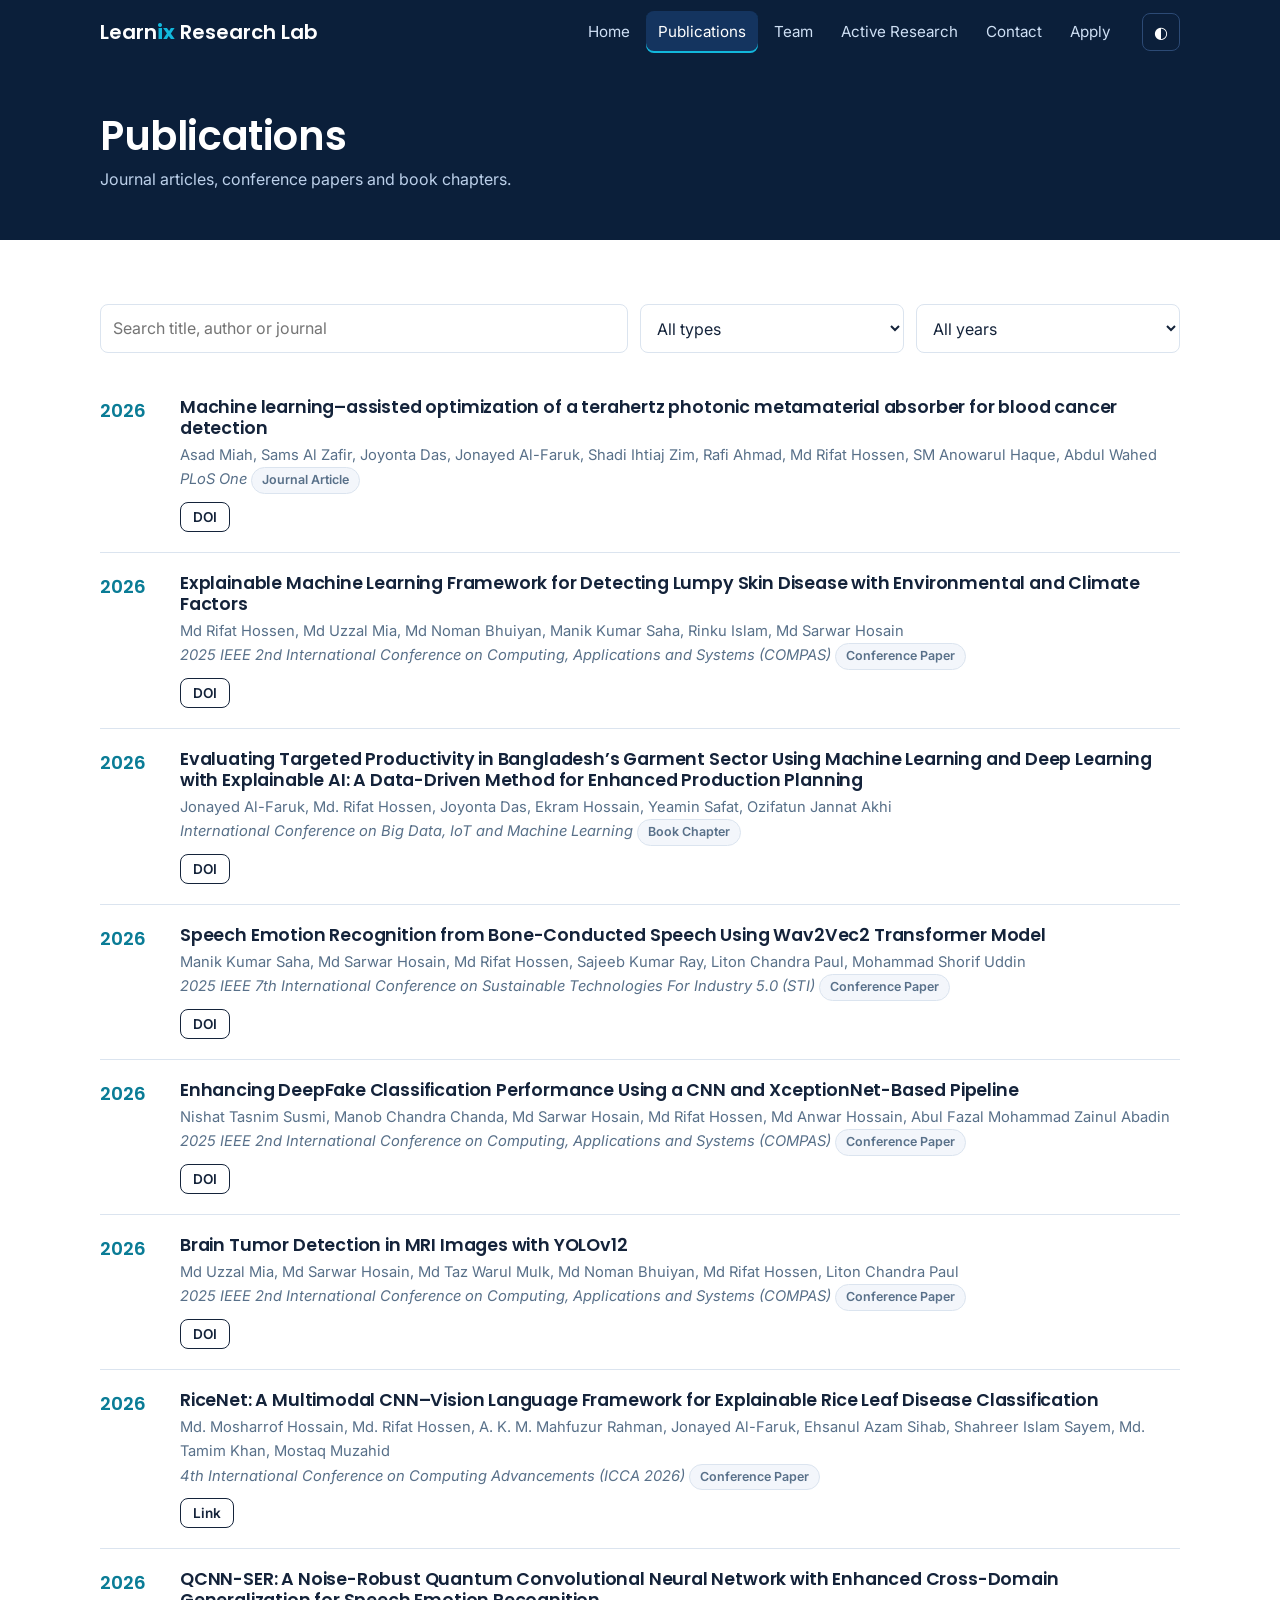
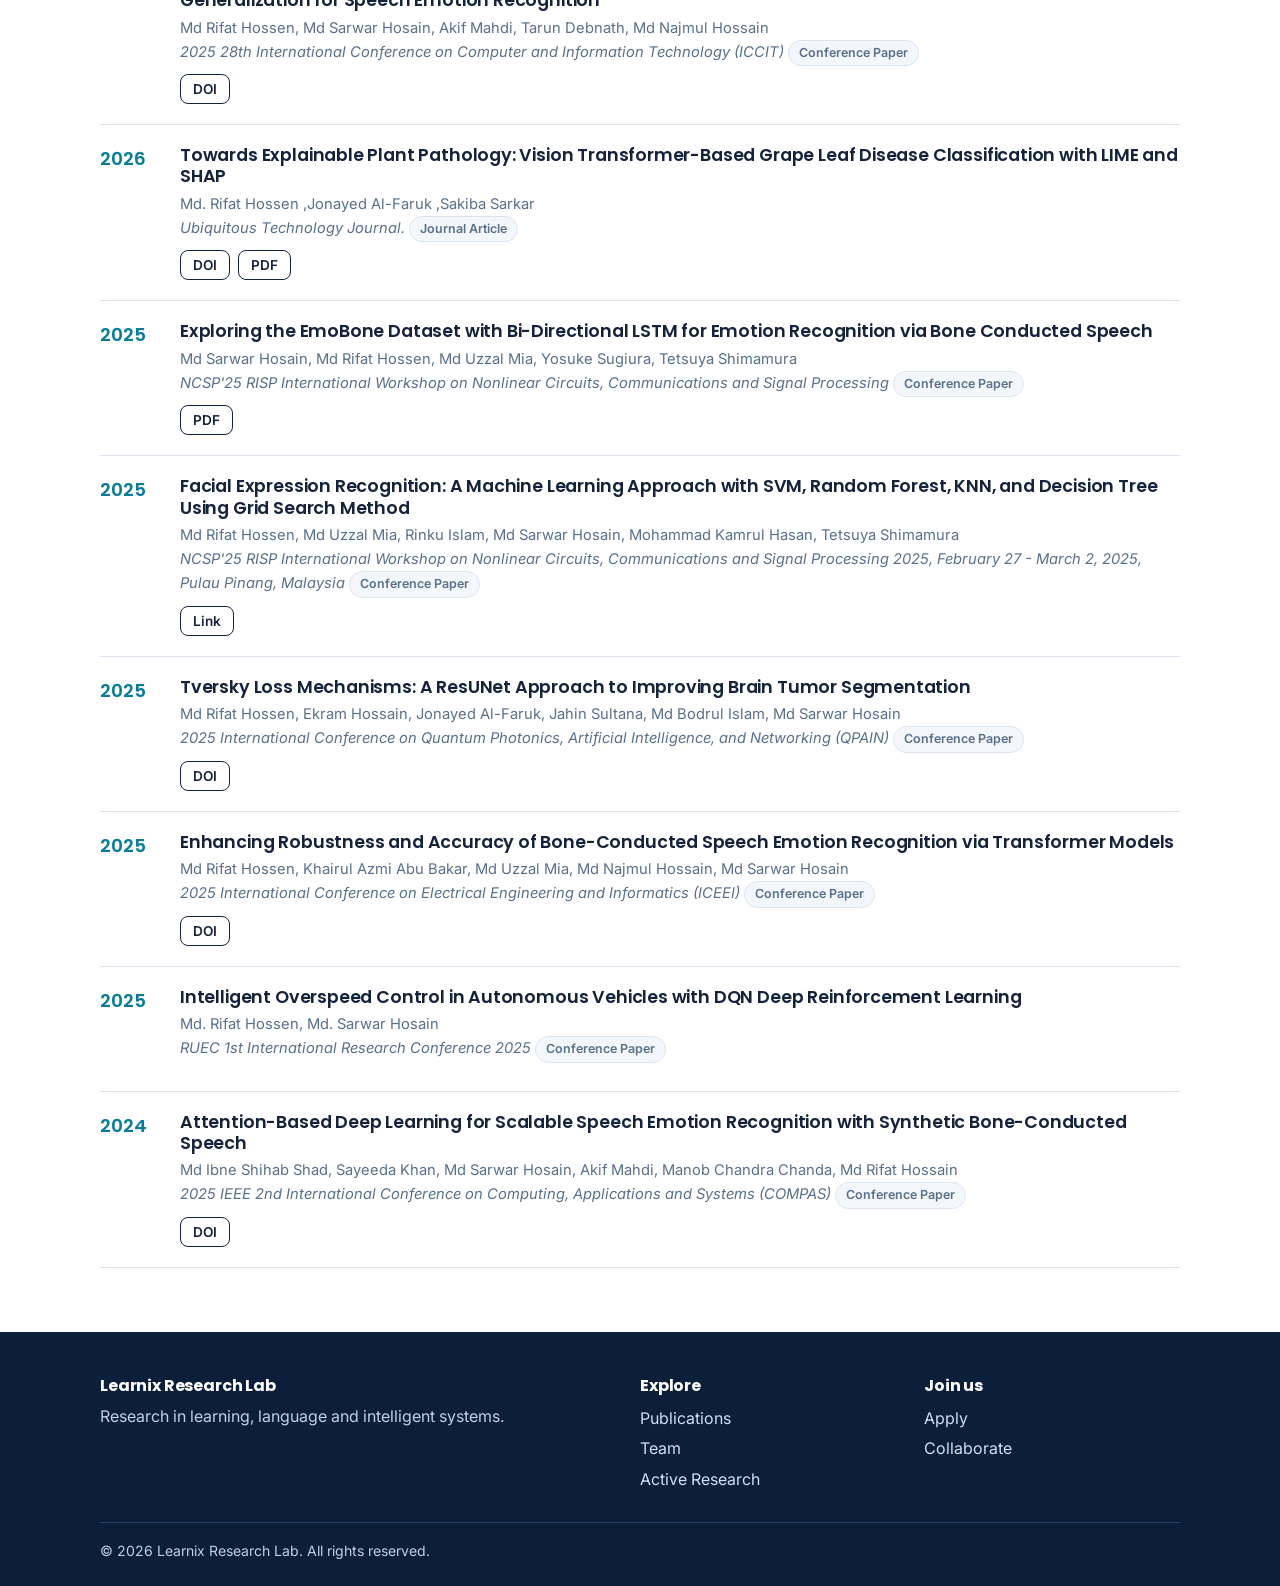
<file: publications.html>
<!DOCTYPE html>
<html lang="en">
<head>
<meta charset="utf-8">
<meta name="viewport" content="width=device-width, initial-scale=1">
<title>Publications | Learnix Research Lab</title>
<meta name="description" content="Journal articles, conference papers and book chapters from Learnix Research Lab.">
<meta property="og:title" content="Publications | Learnix Research Lab">
<meta property="og:description" content="Journal articles, conference papers and book chapters from Learnix Research Lab.">
<link rel="preconnect" href="https://fonts.googleapis.com"><link rel="preconnect" href="https://fonts.gstatic.com" crossorigin>
<link href="https://fonts.googleapis.com/css2?family=Inter:wght@400;500;600&family=Poppins:wght@500;600&display=swap" rel="stylesheet">
<link rel="stylesheet" href="assets/css/style.css">
</head>
<body>
<div id="site-header"></div>
<header class="page-hero"><div class="wrap"><h1>Publications</h1><p>Journal articles, conference papers and book chapters.</p></div></header>
<section class="block"><div class="wrap"><div class="filters"><input id="q" type="search" placeholder="Search title, author or journal" aria-label="Search publications"><select id="type" aria-label="Type"><option value="">All types</option><option>Journal Article</option><option>Conference Paper</option><option>Book Chapter</option></select><select id="year" aria-label="Year"><option value="">All years</option></select></div><div id="list"></div></div></section>
<div id="site-footer"></div>
<script type="module" src="js/common.js"></script>
<script type="module" src="js/publications.js"></script>
</body>
</html>
</file>
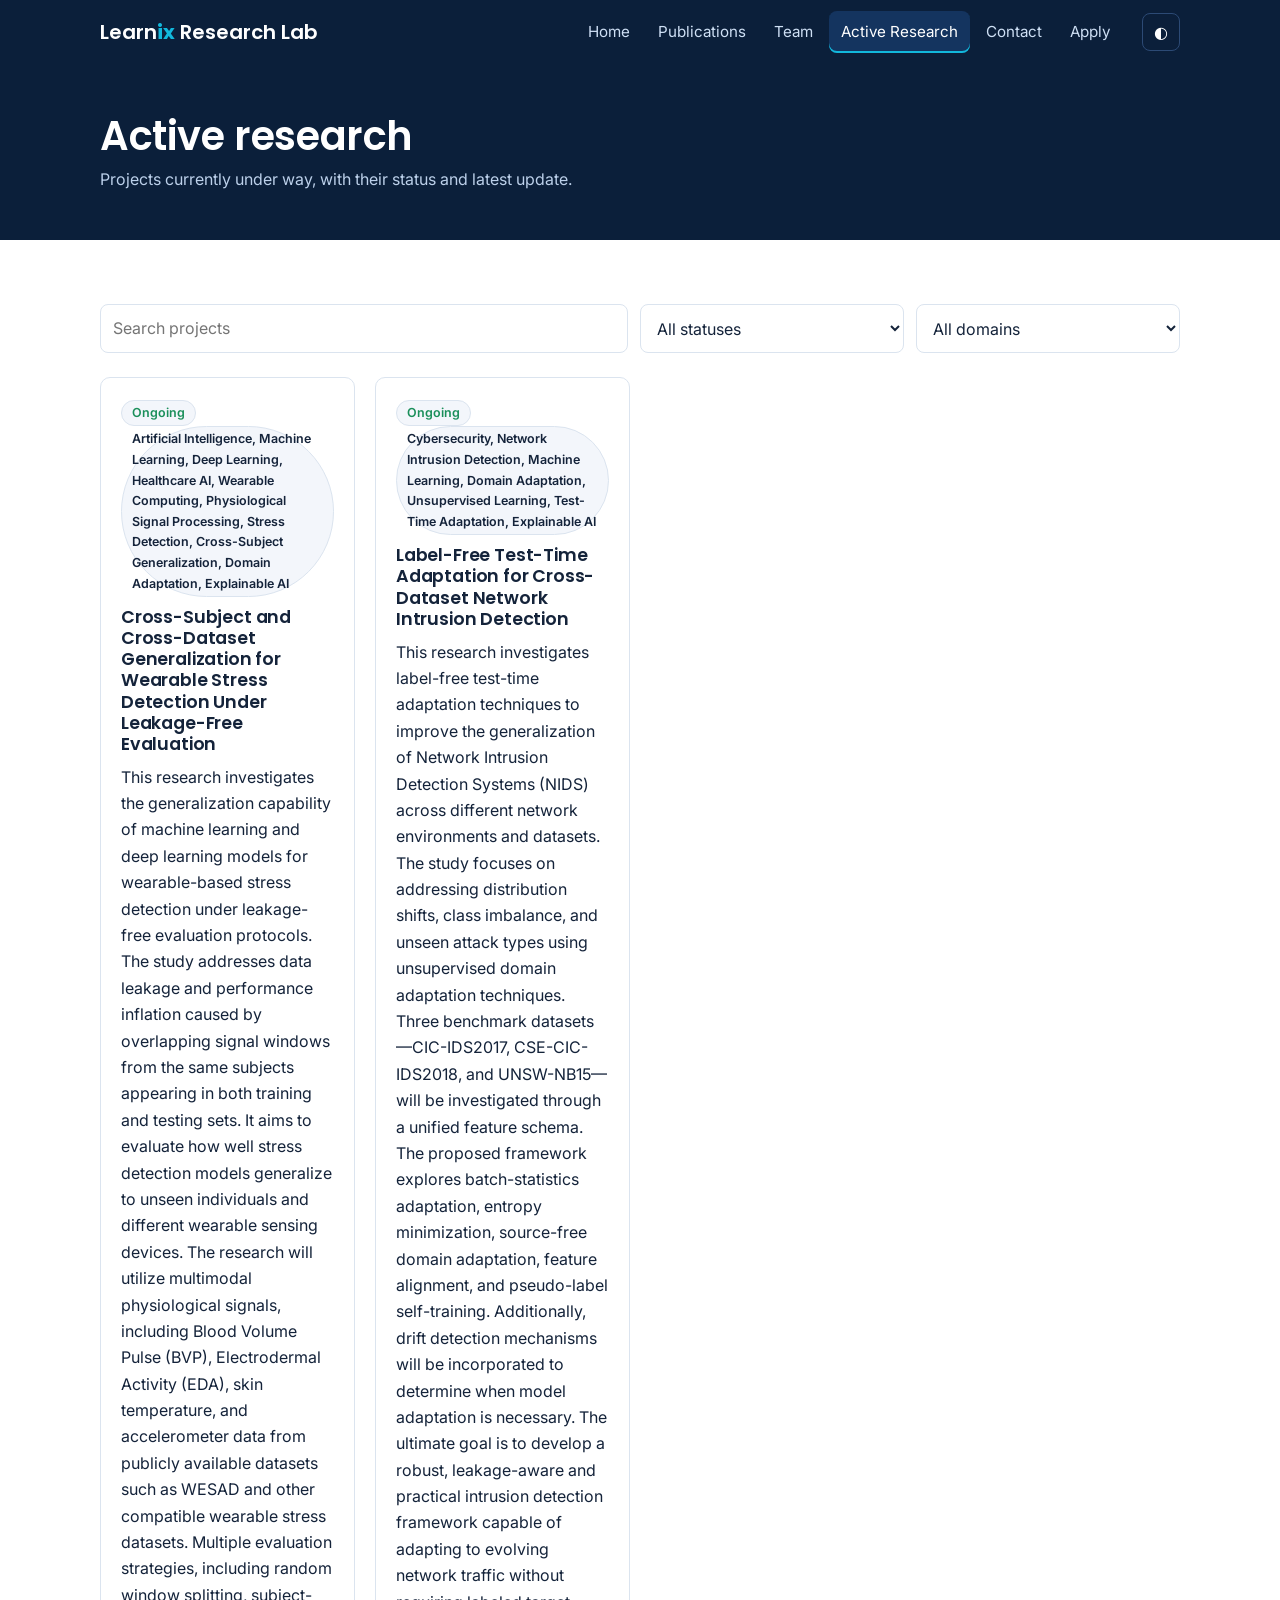
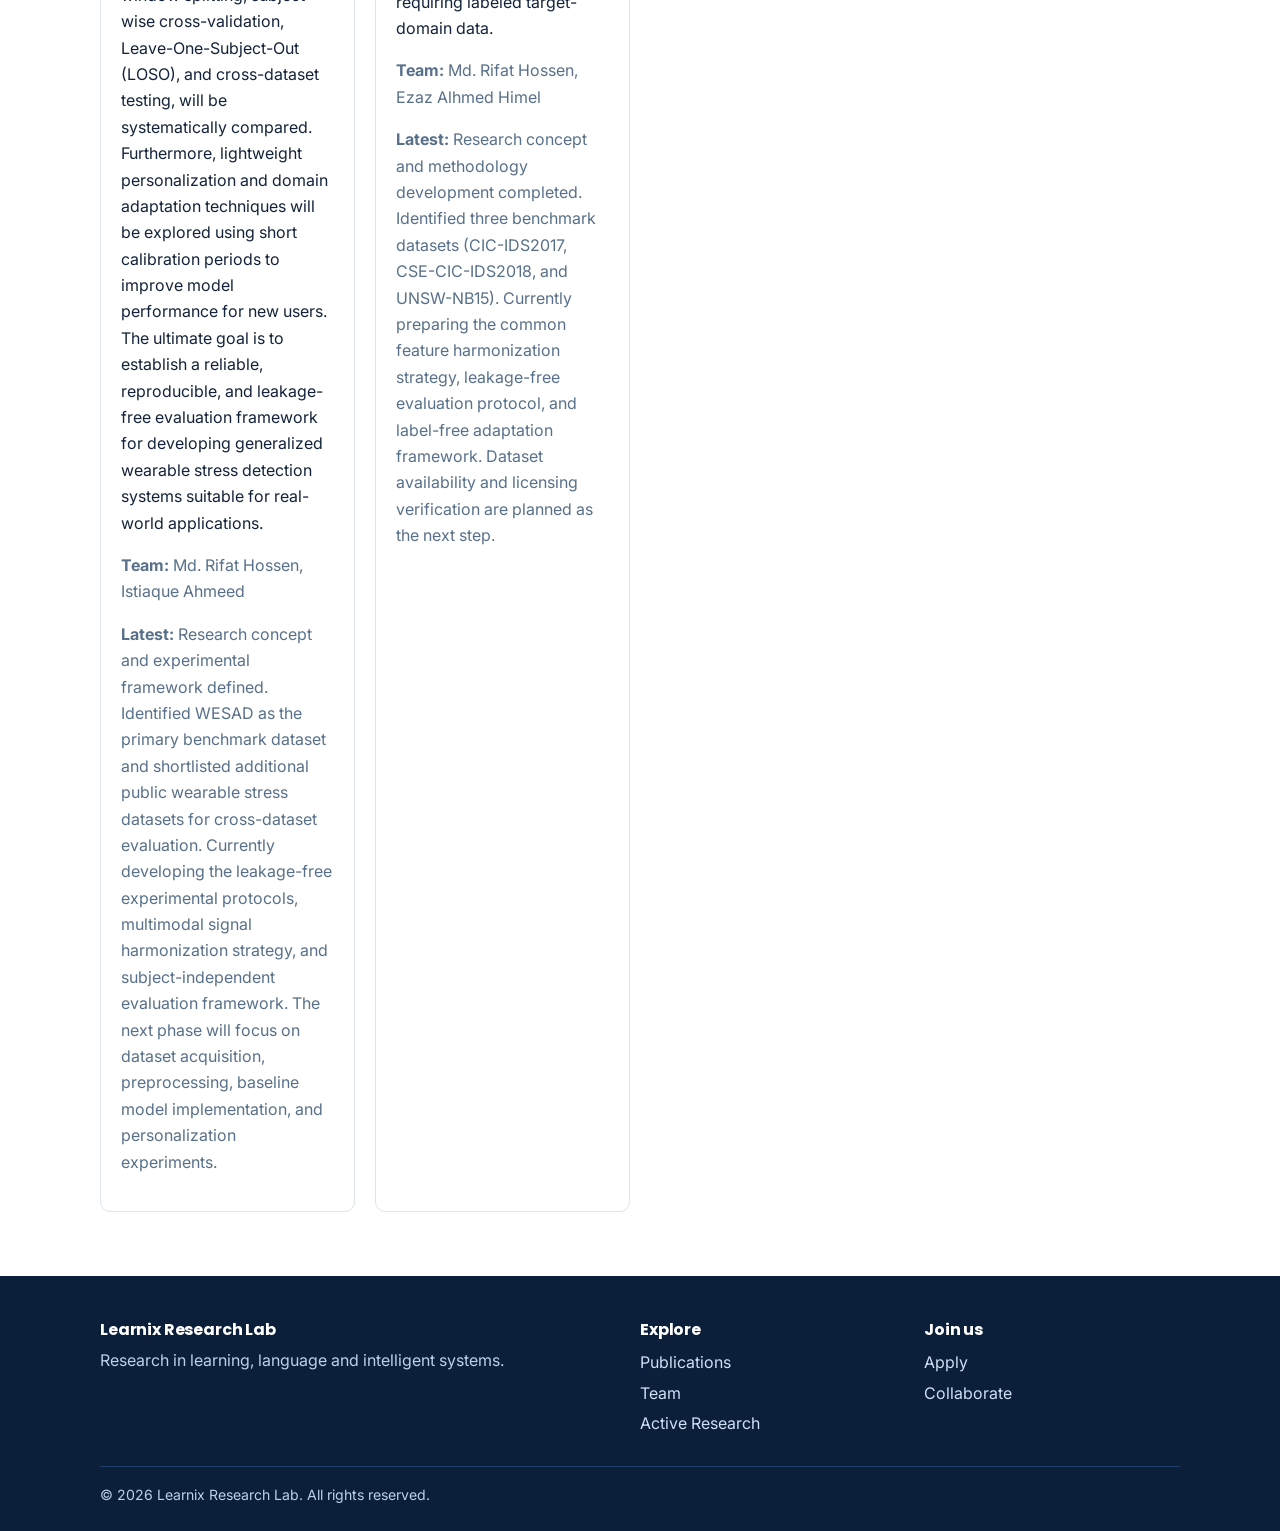
<file: research.html>
<!DOCTYPE html>
<html lang="en">
<head>
<meta charset="utf-8">
<meta name="viewport" content="width=device-width, initial-scale=1">
<title>Active Research | Learnix Research Lab</title>
<meta name="description" content="Ongoing research projects at Learnix Research Lab.">
<meta property="og:title" content="Active Research | Learnix Research Lab">
<meta property="og:description" content="Ongoing research projects at Learnix Research Lab.">
<link rel="preconnect" href="https://fonts.googleapis.com"><link rel="preconnect" href="https://fonts.gstatic.com" crossorigin>
<link href="https://fonts.googleapis.com/css2?family=Inter:wght@400;500;600&family=Poppins:wght@500;600&display=swap" rel="stylesheet">
<link rel="stylesheet" href="assets/css/style.css">
</head>
<body>
<div id="site-header"></div>
<header class="page-hero"><div class="wrap"><h1>Active research</h1><p>Projects currently under way, with their status and latest update.</p></div></header>
<section class="block"><div class="wrap"><div class="filters"><input id="q" type="search" placeholder="Search projects" aria-label="Search projects"><select id="status" aria-label="Status"><option value="">All statuses</option><option>Planning</option><option>Ongoing</option><option>Completed</option><option>On Hold</option></select><select id="domain" aria-label="Domain"><option value="">All domains</option></select></div><div class="grid" id="list"></div></div></section>
<div id="site-footer"></div>
<script type="module" src="js/common.js"></script>
<script type="module" src="js/research.js"></script>
</body>
</html>
</file>
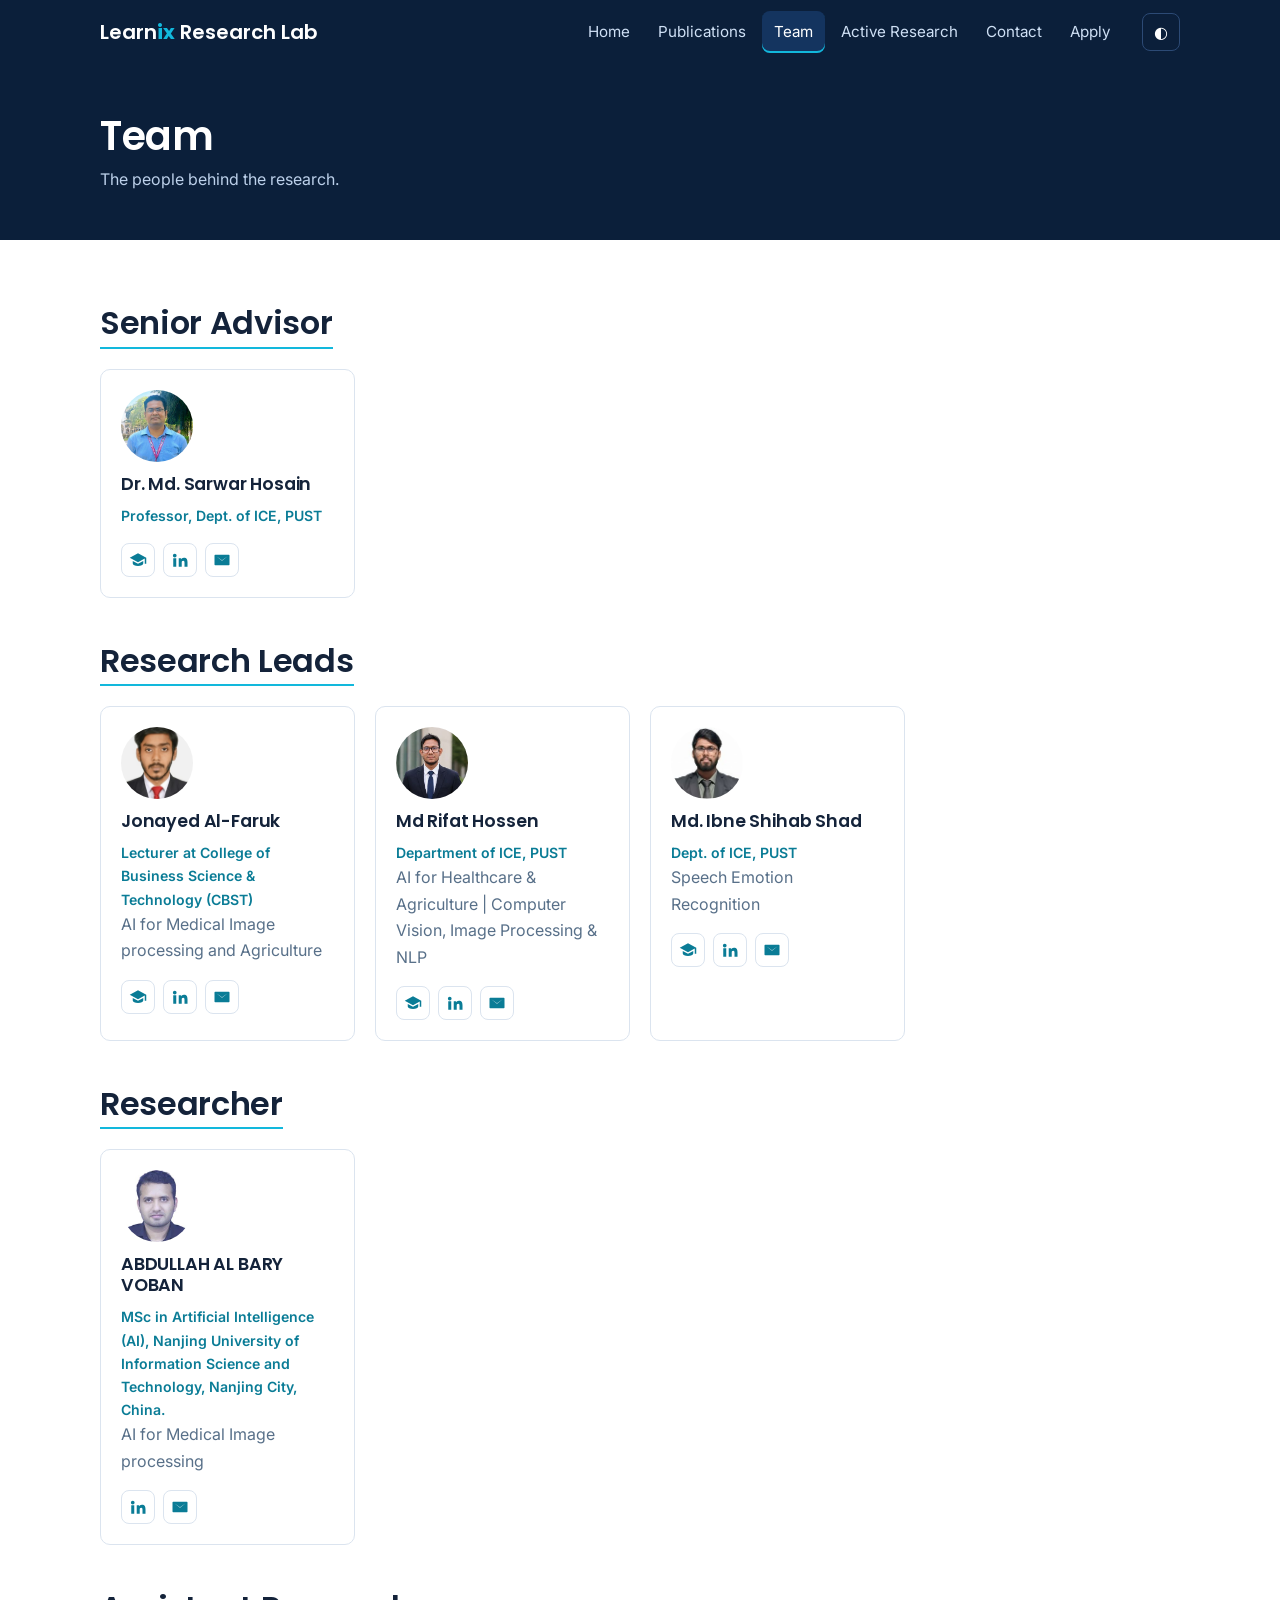
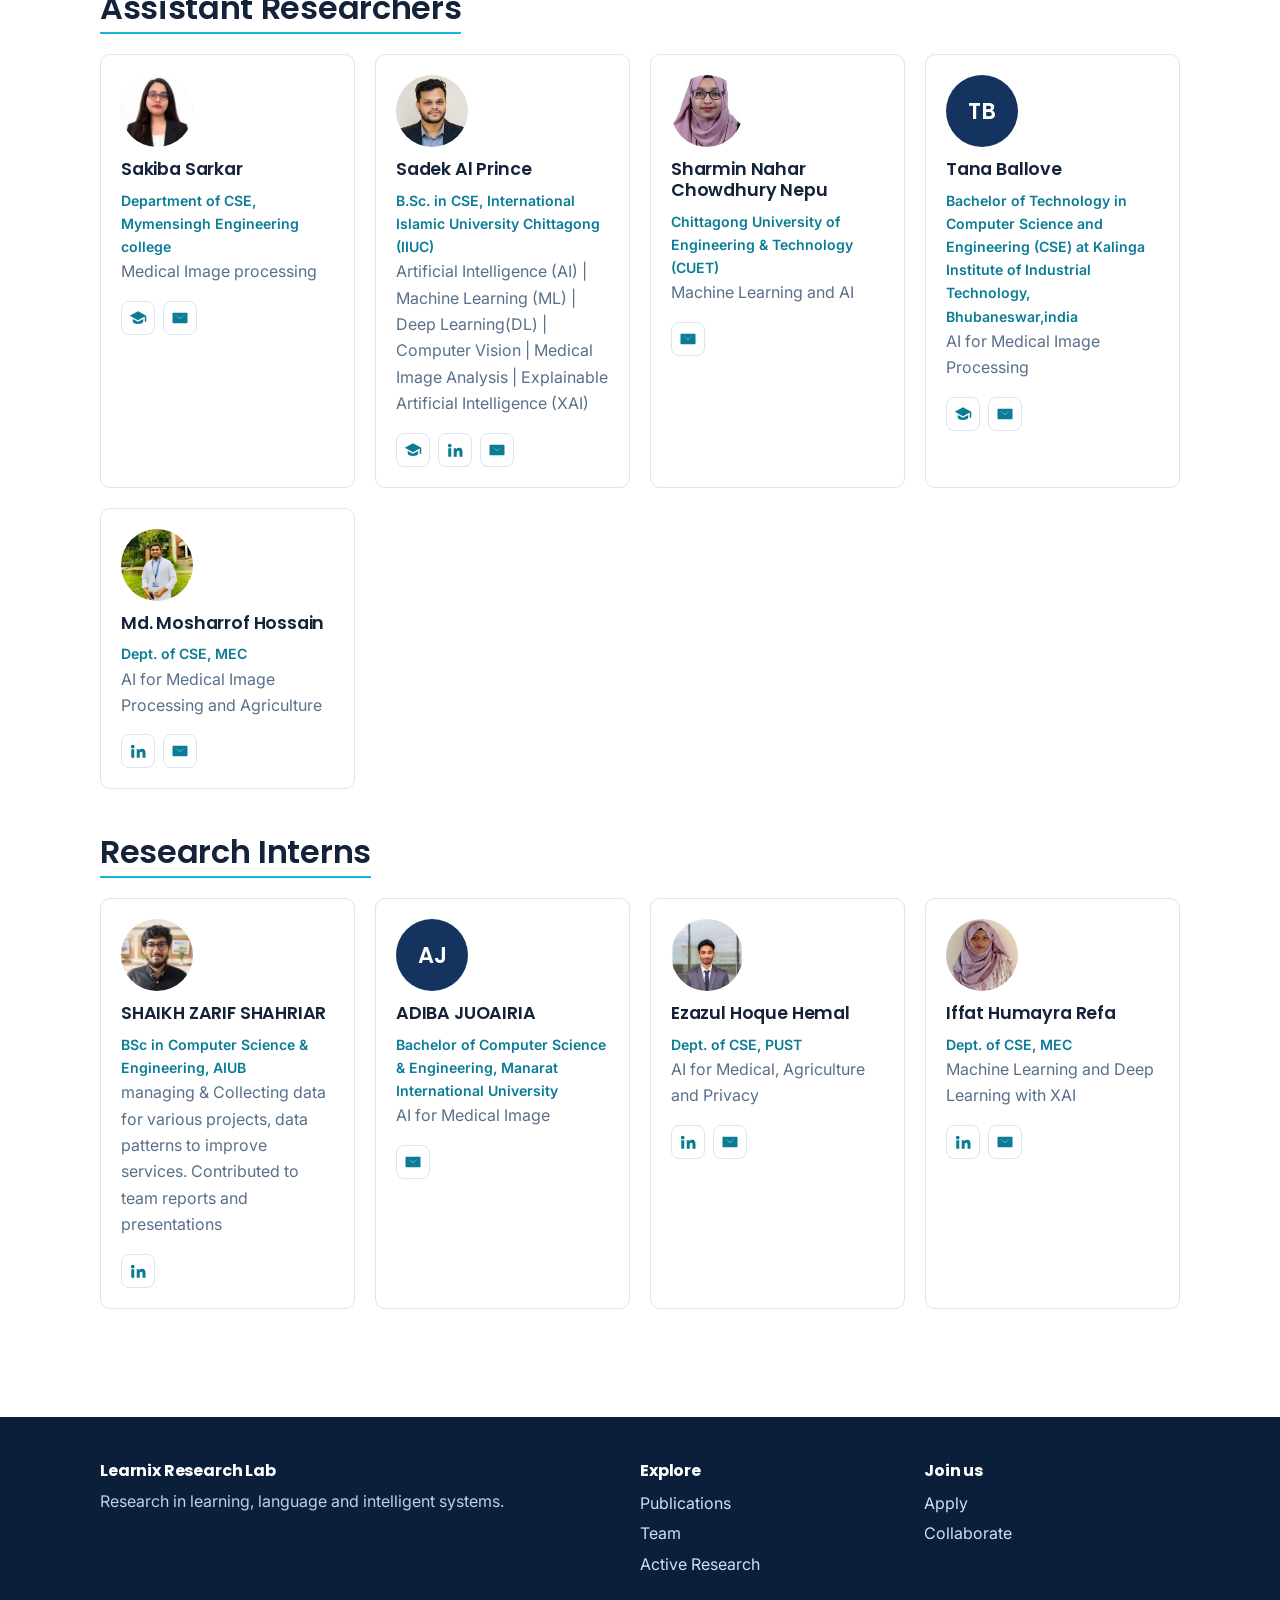
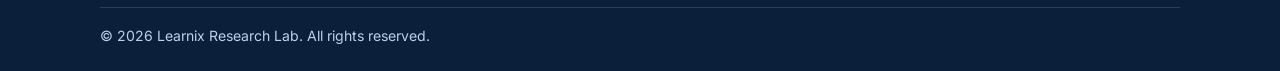
<file: team.html>
<!DOCTYPE html>
<html lang="en">
<head>
<meta charset="utf-8">
<meta name="viewport" content="width=device-width, initial-scale=1">
<title>Team | Learnix Research Lab</title>
<meta name="description" content="Meet the advisors, researchers and interns at Learnix Research Lab.">
<meta property="og:title" content="Team | Learnix Research Lab">
<meta property="og:description" content="Meet the advisors, researchers and interns at Learnix Research Lab.">
<link rel="preconnect" href="https://fonts.googleapis.com"><link rel="preconnect" href="https://fonts.gstatic.com" crossorigin>
<link href="https://fonts.googleapis.com/css2?family=Inter:wght@400;500;600&family=Poppins:wght@500;600&display=swap" rel="stylesheet">
<link rel="stylesheet" href="assets/css/style.css">
</head>
<body>
<div id="site-header"></div>
<header class="page-hero"><div class="wrap"><h1>Team</h1><p>The people behind the research.</p></div></header>
<section class="block"><div class="wrap" id="groups"></div></section>
<div id="site-footer"></div>
<script type="module" src="js/common.js"></script>
<script type="module" src="js/members.js"></script>
</body>
</html>
</file>
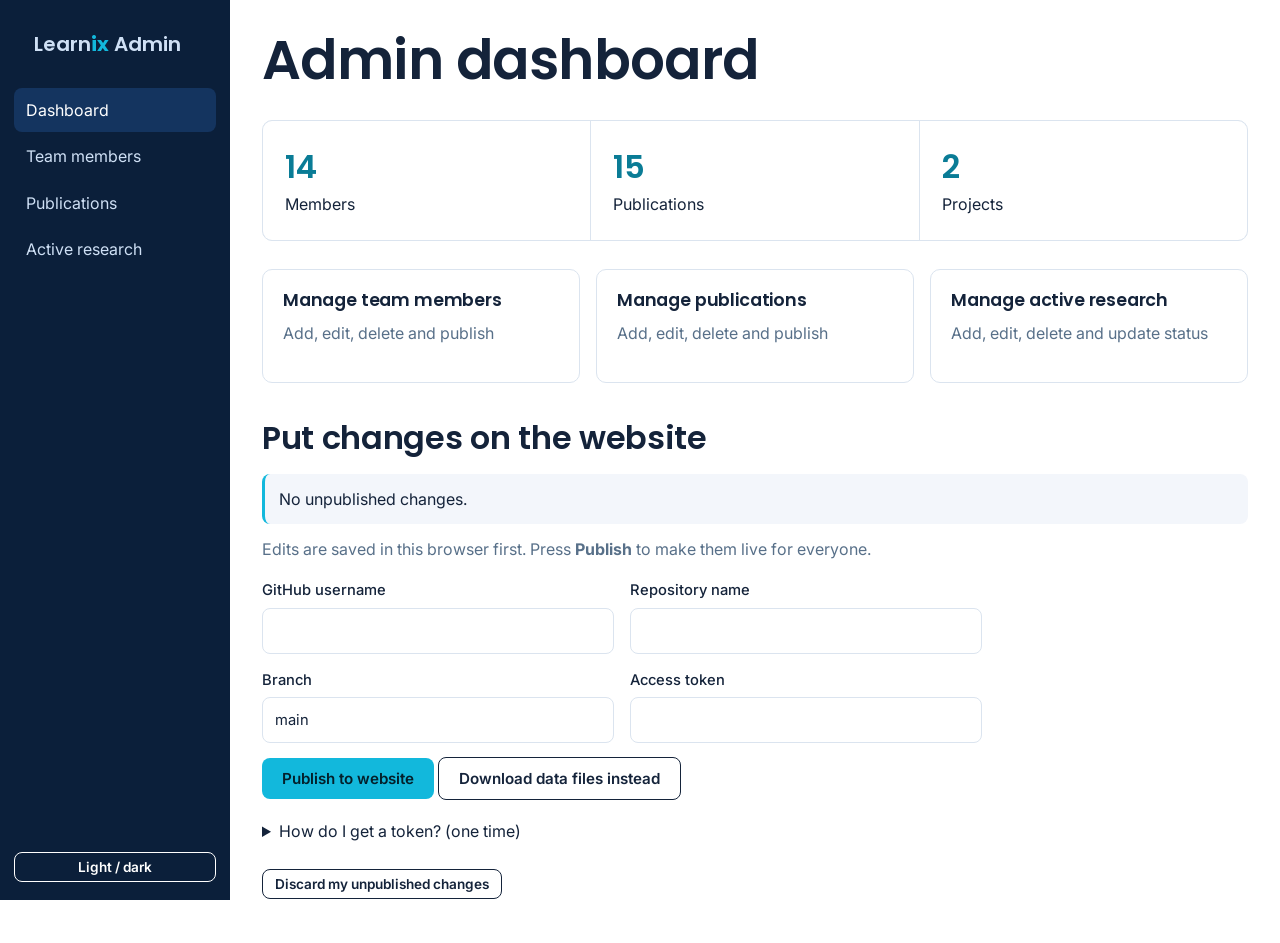
<file: admin/dashboard.html>
<!DOCTYPE html>
<html lang="en"><head><meta charset="utf-8"><meta name="viewport" content="width=device-width, initial-scale=1"><meta name="robots" content="noindex">
<title>Dashboard | Learnix Admin</title>
<link href="https://fonts.googleapis.com/css2?family=Inter:wght@400;500;600&family=Poppins:wght@500;600&display=swap" rel="stylesheet">
<link rel="stylesheet" href="../assets/css/style.css"></head>
<body><div id="root"></div>
<script type="module">
import '../js/common.js';
import { dashboard } from '../js/admin.js'; dashboard();
</script></body></html>
</file>
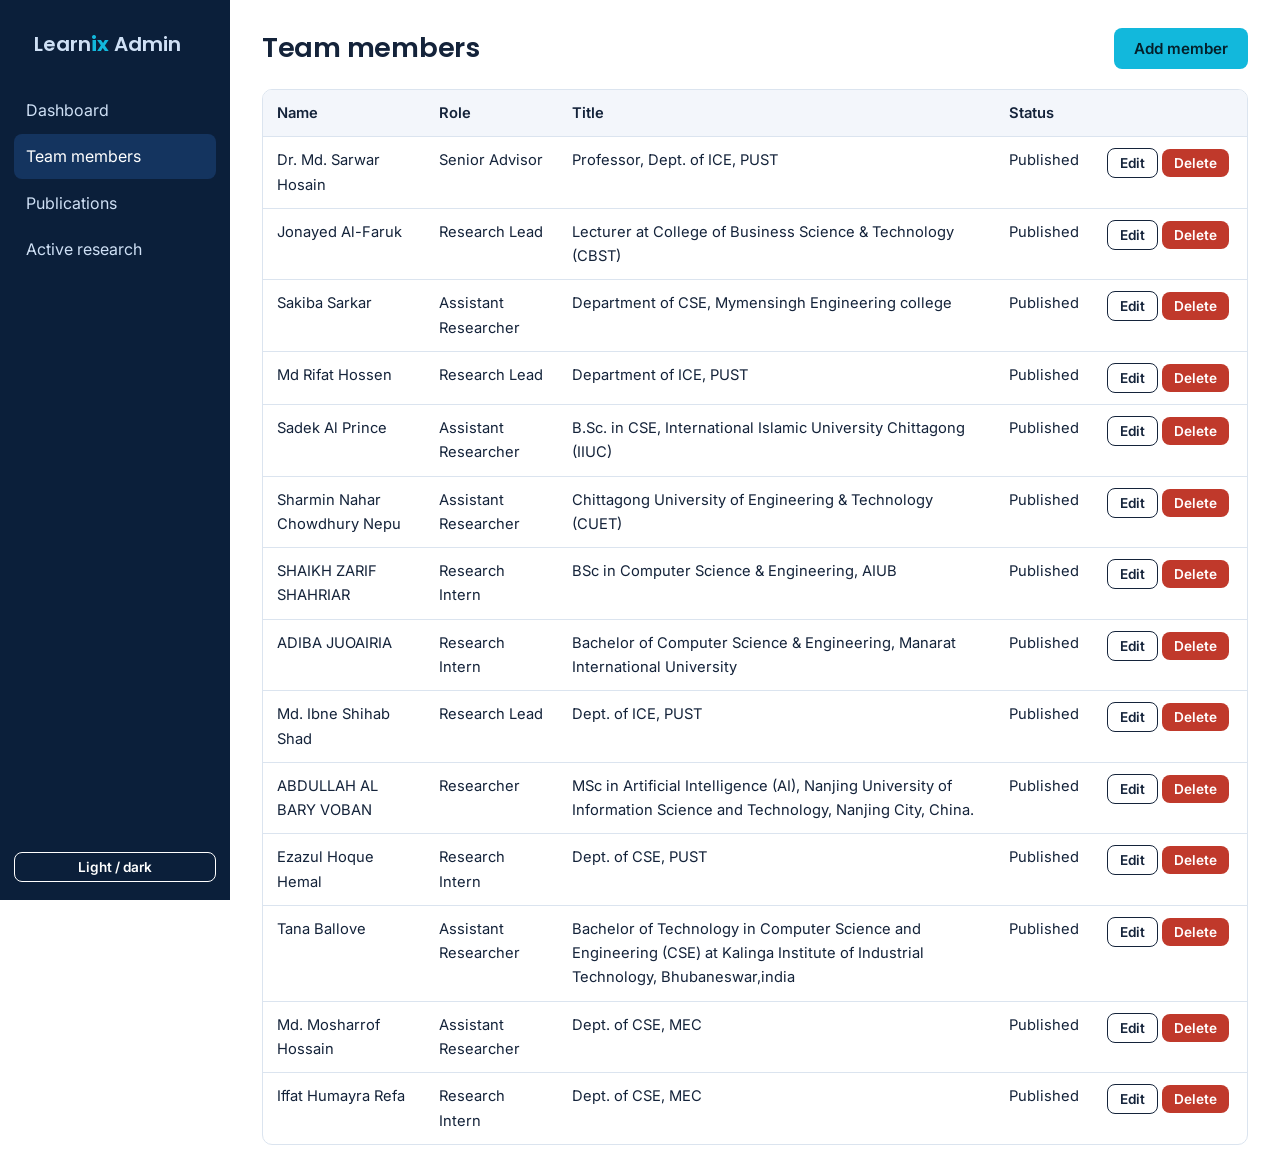
<file: admin/members.html>
<!DOCTYPE html>
<html lang="en"><head><meta charset="utf-8"><meta name="viewport" content="width=device-width, initial-scale=1"><meta name="robots" content="noindex">
<title>Team members | Learnix Admin</title>
<link href="https://fonts.googleapis.com/css2?family=Inter:wght@400;500;600&family=Poppins:wght@500;600&display=swap" rel="stylesheet">
<link rel="stylesheet" href="../assets/css/style.css"></head>
<body><div id="root"></div>
<script type="module">
import '../js/common.js';
import { crud } from '../js/admin.js';
crud({ col: 'members', title: 'Team members', single: 'member', sort: (a, b) => (a.order || 99) - (b.order || 99),
  columns: [{ key: 'name', label: 'Name' }, { key: 'role', label: 'Role' }, { key: 'title', label: 'Title' }],
  fields: [{ name: 'name', label: 'Full name', required: true },
    { name: 'role', label: 'Role', type: 'select', options: ['Advisor','Senior Advisor','Research Lead','Researcher','Assistant Researcher','Associate Researcher','Research Intern'] },
    { name: 'title', label: 'Title or affiliation' }, { name: 'email', label: 'Email', type: 'email' }, { name: 'scholar', label: 'Google Scholar profile URL', type: 'url' }, { name: 'linkedin', label: 'LinkedIn profile URL', type: 'url' },
    { name: 'bio', label: 'Short bio', type: 'textarea' }, { name: 'photo', label: 'Photo', type: 'file', accept: 'image/*' },
    { name: 'order', label: 'Display order (1 = first)', type: 'number', default: 50 },
    { name: 'featured', label: 'Show on the home page', type: 'checkbox' }] });
</script></body></html>
</file>
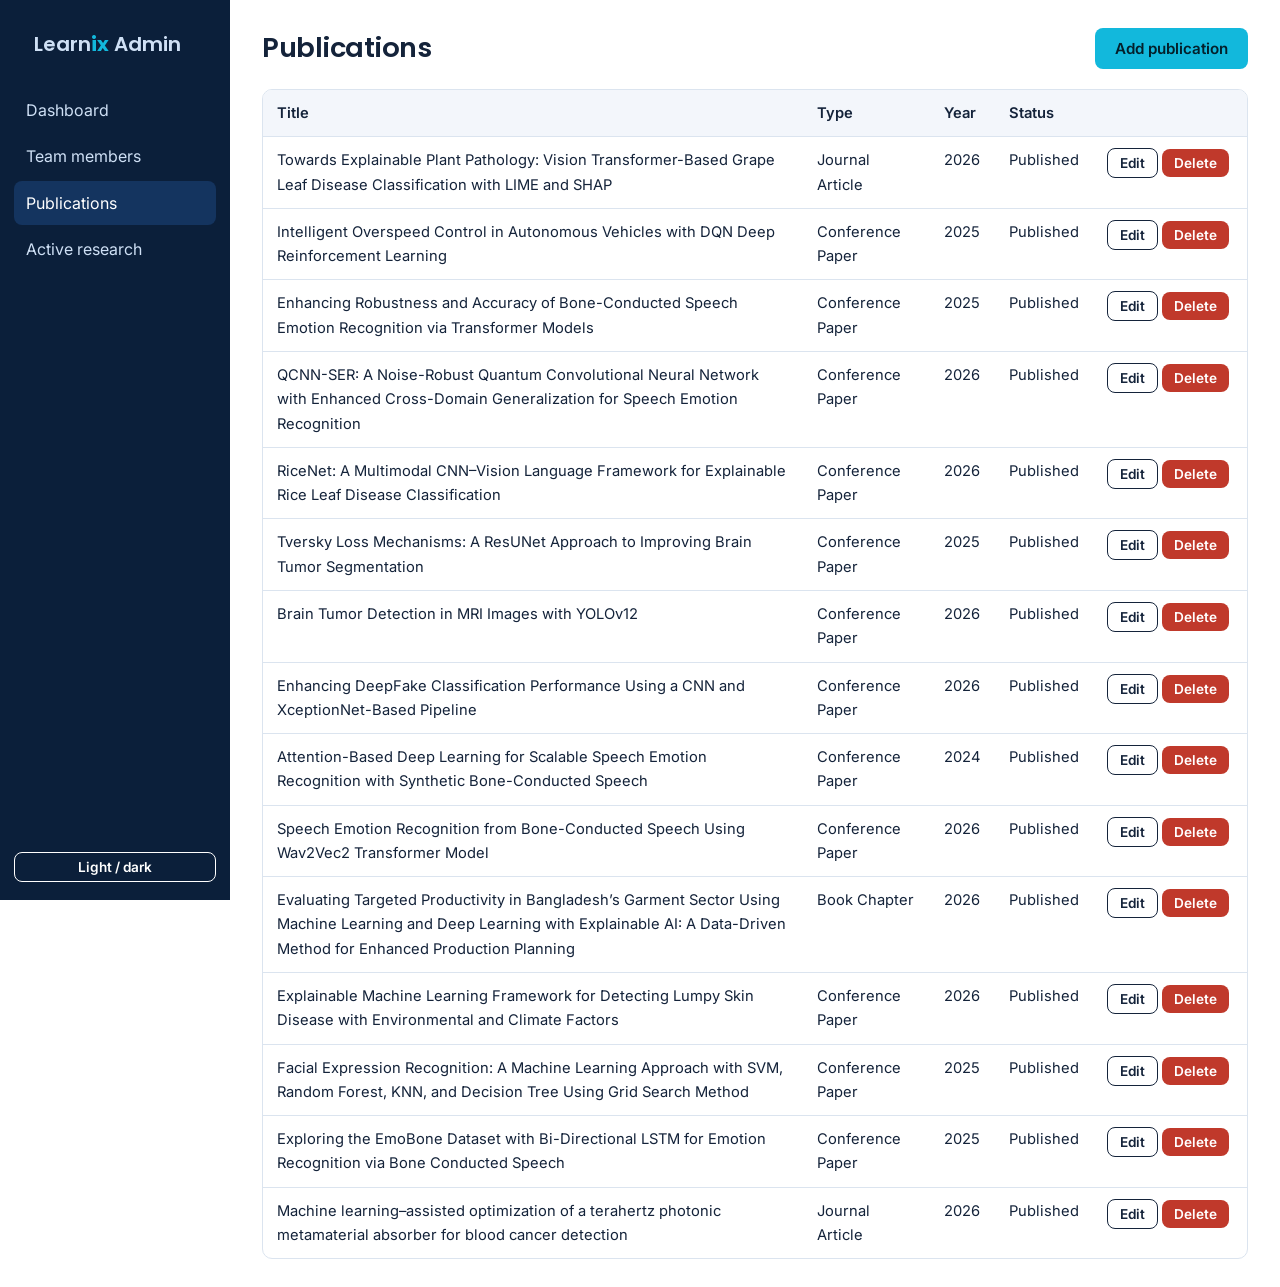
<file: admin/publications.html>
<!DOCTYPE html>
<html lang="en"><head><meta charset="utf-8"><meta name="viewport" content="width=device-width, initial-scale=1"><meta name="robots" content="noindex">
<title>Publications | Learnix Admin</title>
<link href="https://fonts.googleapis.com/css2?family=Inter:wght@400;500;600&family=Poppins:wght@500;600&display=swap" rel="stylesheet">
<link rel="stylesheet" href="../assets/css/style.css"></head>
<body><div id="root"></div>
<script type="module">
import '../js/common.js';
import { crud } from '../js/admin.js';
crud({ col: 'publications', title: 'Publications', single: 'publication',
  columns: [{ key: 'title', label: 'Title' }, { key: 'type', label: 'Type' }, { key: 'year', label: 'Year' }],
  fields: [{ name: 'title', label: 'Title', required: true }, { name: 'authors', label: 'Authors', required: true },
    { name: 'journal', label: 'Journal or conference', required: true },
    { name: 'type', label: 'Type', type: 'select', options: ['Journal Article','Conference Paper','Book Chapter'] },
    { name: 'year', label: 'Year', type: 'number', default: new Date().getFullYear(), required: true },
    { name: 'doi', label: 'DOI (e.g. 10.1000/xyz123)' }, { name: 'pdf', label: 'PDF link (https://…)', type: 'url' },
    { name: 'link', label: 'External link (https://…)', type: 'url' },
    { name: 'featured', label: 'Feature on the home page', type: 'checkbox' }] });
</script></body></html>
</file>
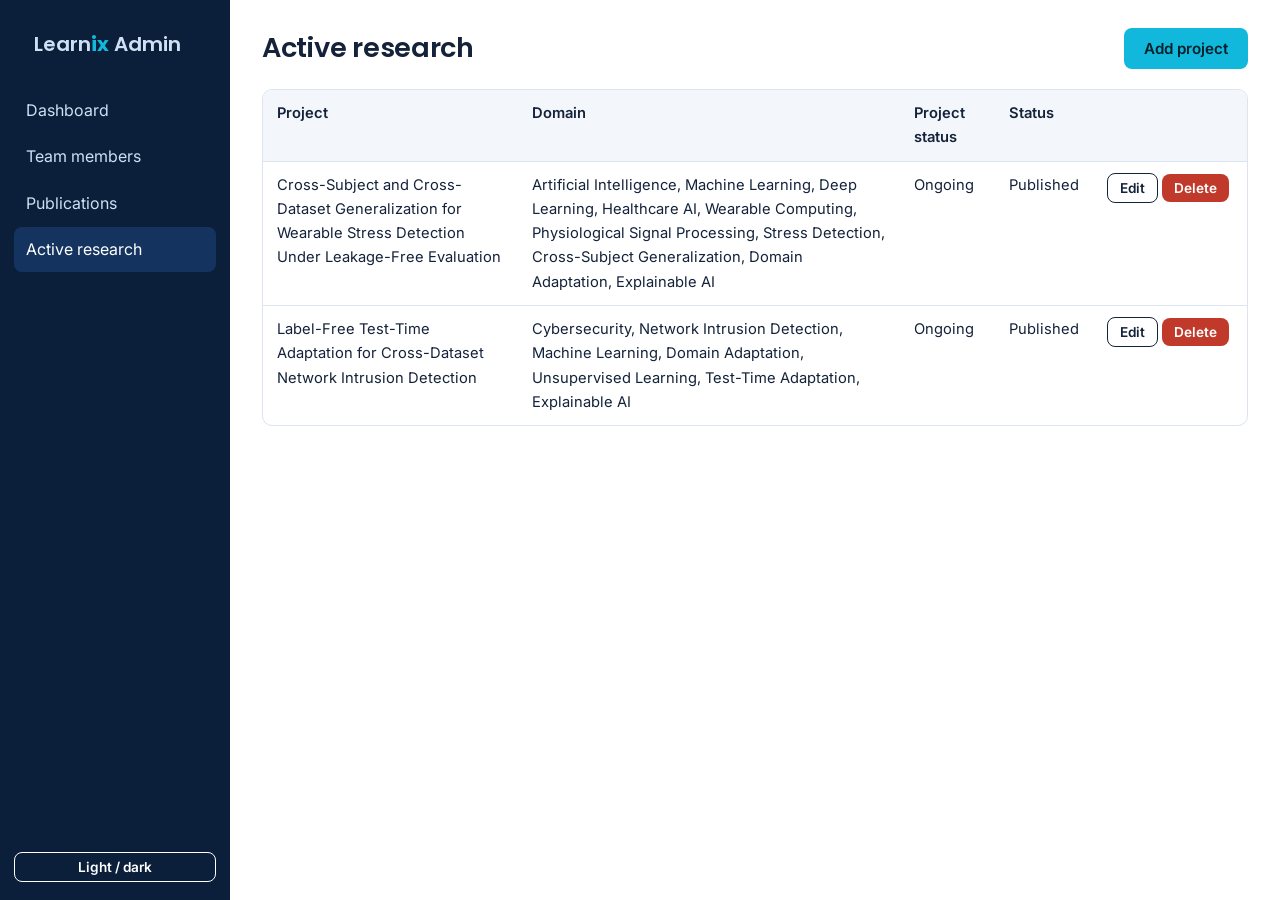
<file: admin/research.html>
<!DOCTYPE html>
<html lang="en"><head><meta charset="utf-8"><meta name="viewport" content="width=device-width, initial-scale=1"><meta name="robots" content="noindex">
<title>Active research | Learnix Admin</title>
<link href="https://fonts.googleapis.com/css2?family=Inter:wght@400;500;600&family=Poppins:wght@500;600&display=swap" rel="stylesheet">
<link rel="stylesheet" href="../assets/css/style.css"></head>
<body><div id="root"></div>
<script type="module">
import '../js/common.js';
import { crud } from '../js/admin.js';
crud({ col: 'research', title: 'Active research', single: 'project',
  columns: [{ key: 'title', label: 'Project' }, { key: 'domain', label: 'Domain' }, { key: 'status', label: 'Project status' }],
  fields: [{ name: 'title', label: 'Title', required: true }, { name: 'description', label: 'Description', type: 'textarea', required: true },
    { name: 'domain', label: 'Research domain' }, { name: 'team', label: 'Research team (comma separated)' },
    { name: 'status', label: 'Status', type: 'select', options: ['Planning','Ongoing','Completed','On Hold'] },
    { name: 'updates', label: 'Latest update', type: 'textarea' }] });
</script></body></html>
</file>
<file: assets/css/style.css>
:root{--navy:#0b1f3a;--navy-2:#14345f;--cyan:#12b8dc;--bg:#fff;--surface:#f3f6fb;--text:#14233a;--muted:#587089;--line:#dbe4ef;--link:#0a7c96;--ok:#1a8f5a;--warn:#b7791f;--bad:#c0392b;--r:10px}
[data-theme=dark]{--bg:#071325;--surface:#0d2038;--text:#e6eef9;--muted:#9ab0ca;--line:#1c3556;--link:#4fd8f2}
*{box-sizing:border-box}html{scroll-behavior:smooth}
body{margin:0;font:16px/1.65 Inter,system-ui,sans-serif;background:var(--bg);color:var(--text)}
h1,h2,h3,h4{font-family:Poppins,Inter,sans-serif;line-height:1.2;margin:0 0 .5em;letter-spacing:-.01em}
h1{font-size:clamp(2rem,5vw,3.4rem);font-weight:600}h2{font-size:clamp(1.5rem,3vw,2rem);font-weight:600}h3{font-size:1.1rem;font-weight:600}
a{color:var(--link)}p{margin:0 0 1em}.muted{color:var(--muted)}
:focus-visible{outline:3px solid var(--cyan);outline-offset:2px}
.wrap{max-width:1120px;margin:0 auto;padding:0 20px}
section.block{padding:64px 0}section.alt{background:var(--surface)}
.head{display:flex;justify-content:space-between;align-items:end;gap:16px;flex-wrap:wrap;margin-bottom:28px}
.nav{position:sticky;top:0;z-index:20;background:var(--navy);color:#fff}
.nav .wrap{display:flex;align-items:center;gap:20px;height:64px}
.brand{font:600 1.25rem Poppins,sans-serif;color:#fff;text-decoration:none;margin-right:auto}.brand b{color:var(--cyan)}
.links{display:flex;gap:4px;align-items:center}
.links a{color:#cfe0f5;text-decoration:none;padding:8px 12px;border-radius:8px;font-size:.95rem}
.links a:hover,.links a.on{color:#fff;background:var(--navy-2)}.links a.on{box-shadow:inset 0 -2px var(--cyan)}
.icon-btn{background:none;border:1px solid #2c4a75;color:#fff;border-radius:8px;width:38px;height:38px;cursor:pointer;font-size:1rem}
.burger{display:none}
@media(max-width:820px){.burger{display:block}.links{display:none;position:absolute;top:64px;left:0;right:0;background:var(--navy);flex-direction:column;align-items:stretch;padding:10px 20px 16px}.links.open{display:flex}}
.hero{background:var(--navy);color:#fff;padding:84px 0 72px;position:relative;overflow:hidden}
.hero::after{content:"";position:absolute;inset:0;background:radial-gradient(circle at 1px 1px,rgba(18,184,220,.28) 1.2px,transparent 0) 0 0/28px 28px;-webkit-mask-image:linear-gradient(100deg,transparent 35%,#000);mask-image:linear-gradient(100deg,transparent 35%,#000);pointer-events:none}
.hero .wrap{position:relative;z-index:1}.hero h1{max-width:16ch}.hero p{color:#bcd0ea;max-width:58ch;font-size:1.1rem}
.vm{display:grid;grid-template-columns:repeat(auto-fit,minmax(260px,1fr));gap:20px;margin-top:36px;max-width:820px}
.vm div{border-left:3px solid var(--cyan);padding-left:14px}.vm h3{color:#fff;margin:0 0 4px}.vm p{margin:0;font-size:.97rem}
.page-hero{background:var(--navy);color:#fff;padding:48px 0}.page-hero h1{font-size:clamp(1.8rem,4vw,2.5rem);margin:0 0 6px}.page-hero p{margin:0;color:#bcd0ea}
.stats{display:grid;grid-template-columns:repeat(auto-fit,minmax(150px,1fr));gap:1px;background:var(--line);border:1px solid var(--line);border-radius:var(--r);overflow:hidden}
.stats div{background:var(--bg);padding:22px}.stats strong{display:block;font:600 2rem Poppins,sans-serif;color:var(--link)}
.btn{display:inline-block;background:var(--cyan);color:#04202b;font:600 .95rem Inter,sans-serif;border:0;border-radius:8px;padding:11px 20px;cursor:pointer;text-decoration:none}
.btn:hover{filter:brightness(1.08)}.btn.ghost{background:none;color:inherit;border:1px solid currentColor}.btn.sm{padding:6px 12px;font-size:.85rem}.btn.danger{background:var(--bad);color:#fff}
input,select,textarea{font:inherit;color:var(--text);background:var(--bg);border:1px solid var(--line);border-radius:8px;padding:10px 12px;width:100%}
label{display:block;font-weight:500;font-size:.92rem;margin-bottom:14px}label>input,label>select,label>textarea{margin-top:5px;font-weight:400}
label.chk{display:flex;gap:8px;align-items:center}label.chk input{width:auto;margin:0}
.filters{display:grid;grid-template-columns:2fr 1fr 1fr;gap:12px;margin-bottom:24px}.filters input,.filters select{margin:0}
@media(max-width:640px){.filters{grid-template-columns:1fr}}
.form{max-width:720px}.form .row{display:grid;grid-template-columns:1fr 1fr;gap:0 16px}@media(max-width:640px){.form .row{grid-template-columns:1fr}}
fieldset{border:1px solid var(--line);border-radius:var(--r);padding:16px 18px 4px;margin:0 0 22px}legend{font:600 1rem Poppins,sans-serif;padding:0 8px}
.msg{padding:12px 14px;border-radius:8px;margin:12px 0;background:var(--surface);border-left:3px solid var(--cyan)}.msg.err{border-color:var(--bad)}
.grid{display:grid;grid-template-columns:repeat(auto-fill,minmax(250px,1fr));gap:20px}
.card{background:var(--bg);border:1px solid var(--line);border-radius:var(--r);padding:20px}
.avatar{width:72px;height:72px;border-radius:50%;background:var(--navy-2);color:#fff;display:grid;place-items:center;font:600 1.4rem Poppins;object-fit:cover;margin-bottom:12px}
.role{color:var(--link);font-size:.88rem;font-weight:600}
.group{margin-bottom:44px}.group>h2{border-bottom:2px solid var(--cyan);display:inline-block;padding-bottom:4px;margin-bottom:20px}
.pub{padding:20px 0;border-bottom:1px solid var(--line);display:grid;grid-template-columns:64px 1fr;gap:16px}
.pub .yr{font:600 1.15rem Poppins;color:var(--link)}.pub h3{margin-bottom:4px}.pub .meta{color:var(--muted);font-size:.92rem}
.pub .acts{display:flex;gap:8px;flex-wrap:wrap;margin-top:8px}
.tag{display:inline-block;font-size:.78rem;font-weight:600;padding:2px 10px;border-radius:99px;background:var(--surface);border:1px solid var(--line)}
.st-Ongoing,.st-Accepted{color:var(--ok)}.st-Planning,.st-Pending,.st-Reviewing{color:var(--warn)}.st-Completed{color:var(--link)}.st-OnHold,.st-Rejected{color:var(--bad)}
.foot{background:var(--navy);color:#bcd0ea;padding:44px 0 24px}.foot .cols{display:grid;grid-template-columns:2fr 1fr 1fr;gap:28px}
@media(max-width:700px){.foot .cols{grid-template-columns:1fr}}
.foot a{color:#cfe0f5;display:block;text-decoration:none;padding:2px 0}.foot a:hover{color:var(--cyan)}.foot h4{color:#fff}.copy{border-top:1px solid #20406b;margin-top:28px;padding-top:16px;font-size:.88rem}
.demo{background:var(--cyan);color:#04202b;text-align:center;font-size:.85rem;padding:5px 12px}
.empty{padding:36px;text-align:center;color:var(--muted);border:1px dashed var(--line);border-radius:var(--r)}
.admin{display:grid;grid-template-columns:230px 1fr;min-height:100vh}
.side{background:var(--navy);color:#fff;padding:20px 14px;position:sticky;top:0;height:100vh}.side .brand{display:block;margin:0 0 20px 8px}
.side a{display:block;color:#cfe0f5;text-decoration:none;padding:9px 12px;border-radius:8px;margin-bottom:2px}.side a:hover,.side a.on{background:var(--navy-2);color:#fff}
.side .bottom{position:absolute;bottom:18px;left:14px;right:14px}.side .bottom button{width:100%}
#main{padding:28px 32px;min-width:0}.bar{display:flex;justify-content:space-between;align-items:center;gap:12px;flex-wrap:wrap;margin-bottom:20px}.bar h1{font-size:1.7rem;margin:0}
.tablewrap{overflow-x:auto;border:1px solid var(--line);border-radius:var(--r)}
table{width:100%;border-collapse:collapse;font-size:.92rem}th,td{padding:11px 14px;text-align:left;border-bottom:1px solid var(--line);vertical-align:top}th{background:var(--surface);font-weight:600}tr:last-child td{border-bottom:0}
td.acts{white-space:nowrap}td.acts .btn{margin-right:4px}
dialog{border:1px solid var(--line);border-radius:12px;padding:24px;width:min(640px,94vw);max-height:90vh;background:var(--bg);color:var(--text)}dialog::backdrop{background:rgba(5,15,30,.6)}
.mods{display:grid;grid-template-columns:repeat(auto-fit,minmax(220px,1fr));gap:16px;margin-top:28px}.mods a.card{text-decoration:none;color:inherit}.mods a.card:hover{border-color:var(--cyan)}
.login{max-width:400px;margin:12vh auto;padding:0 20px}
.toast{position:fixed;bottom:20px;right:20px;background:var(--navy);color:#fff;padding:12px 18px;border-radius:8px;border-left:3px solid var(--cyan);z-index:99}
@media(max-width:820px){.admin{grid-template-columns:1fr}.side{position:static;height:auto}.side .bottom{position:static;margin-top:10px}#main{padding:20px 16px}}
@media(prefers-reduced-motion:reduce){html{scroll-behavior:auto}}
.soc{display:flex;gap:8px;margin-top:10px}.soc a{width:34px;height:34px;border-radius:8px;border:1px solid var(--line);display:grid;place-items:center;color:var(--link)}.soc a:hover{background:var(--cyan);color:#04202b;border-color:var(--cyan)}
</file>
